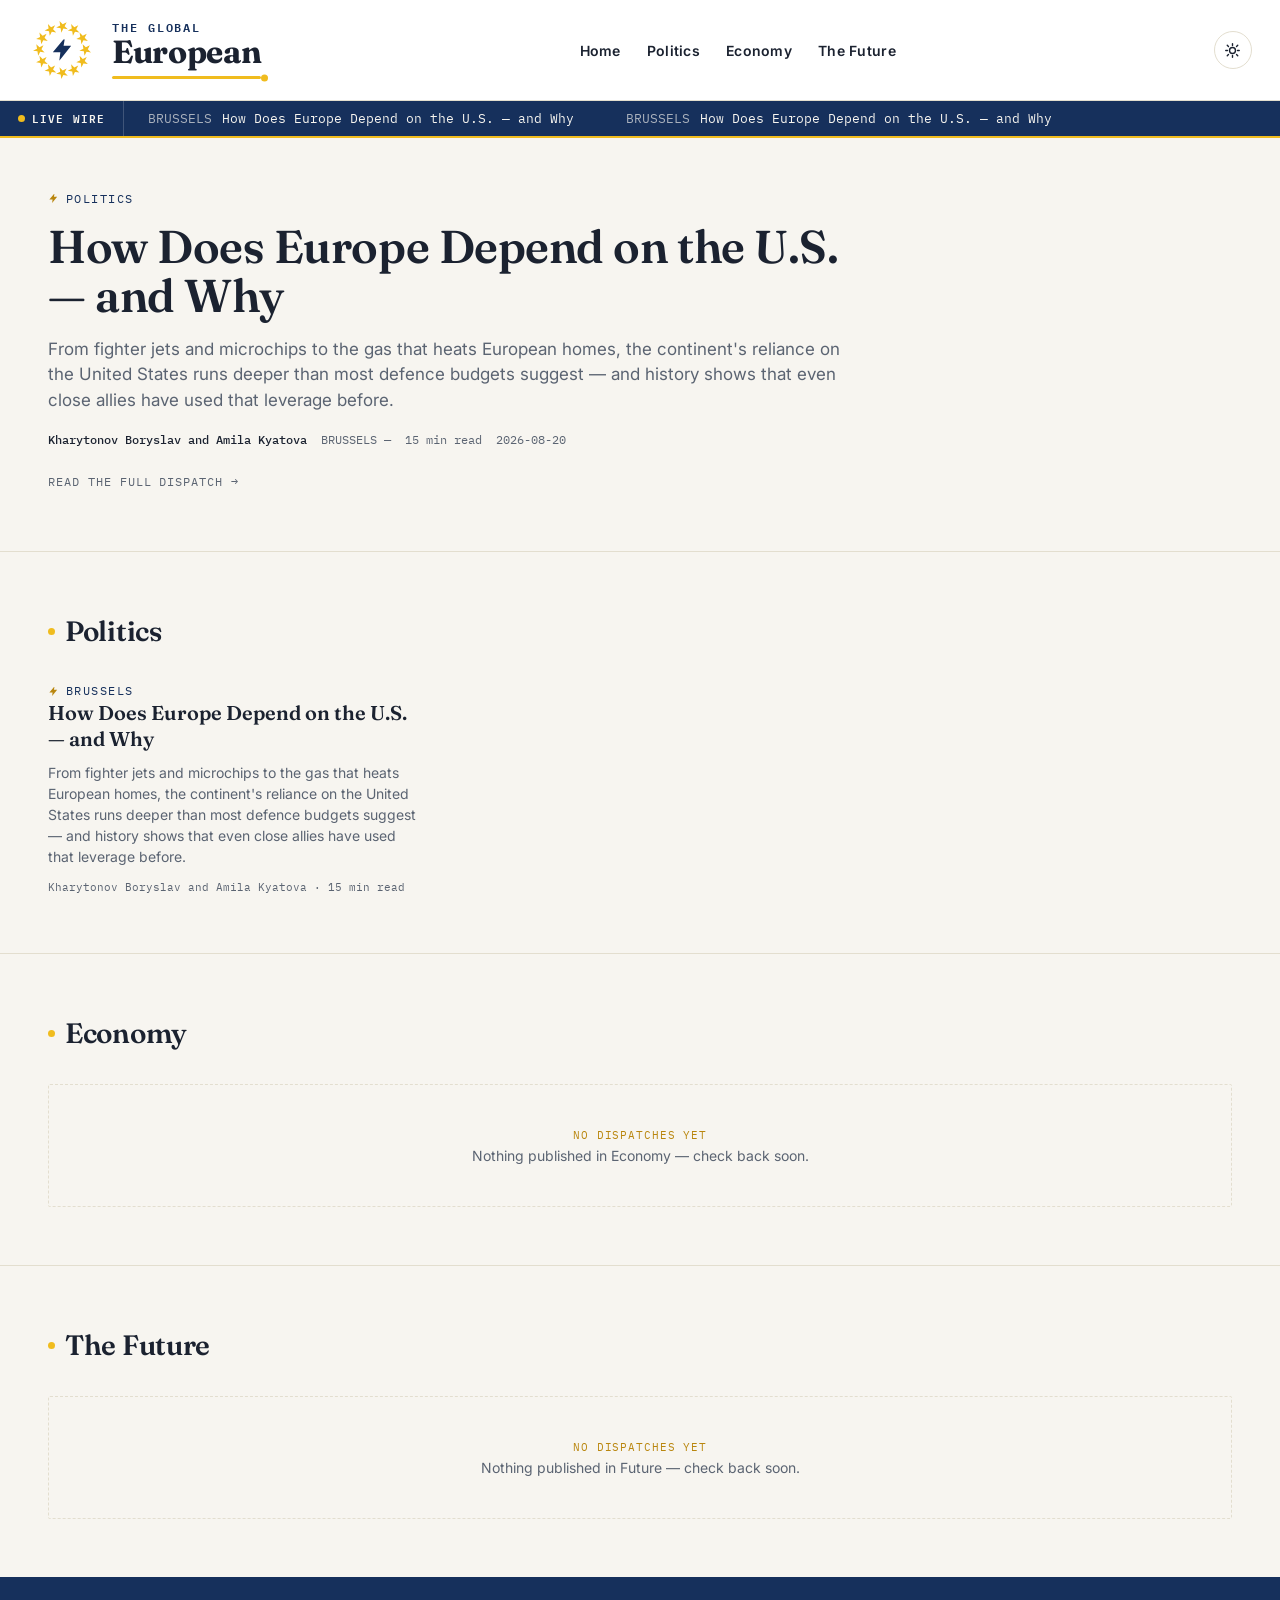
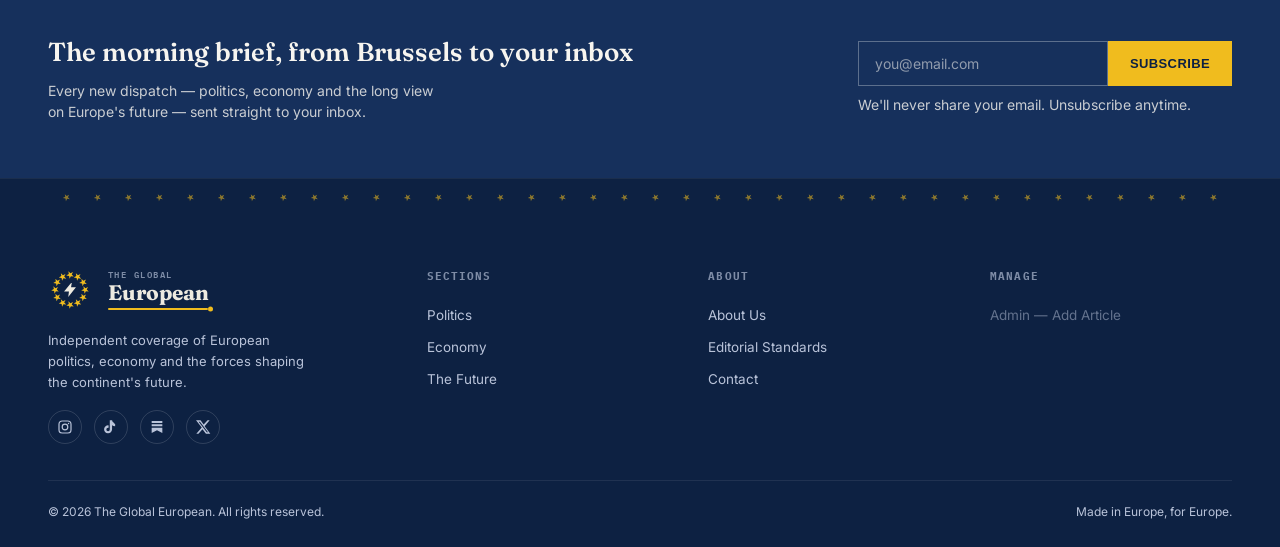
<file: index.html>
<!DOCTYPE html>
<html lang="en" data-theme="light">
<head>
<meta charset="UTF-8">
<meta name="viewport" content="width=device-width, initial-scale=1.0">
<title>The Global European — Europe, Politics, Economy, Future</title>
<link rel="preconnect" href="https://fonts.googleapis.com">
<link rel="preconnect" href="https://fonts.gstatic.com" crossorigin>
<link href="https://fonts.googleapis.com/css2?family=Fraunces:ital,opsz,wght@0,9..144,300;0,9..144,450;0,9..144,600;0,9..144,700;1,9..144,450&family=Inter:wght@400;500;600;700&family=IBM+Plex+Mono:wght@400;500&display=swap" rel="stylesheet">
<link rel="stylesheet" href="styles.css">
<link rel="icon" href="favicon.ico" sizes="any">
<link rel="apple-touch-icon" href="apple-touch-icon.png">
</head>
<body>

<svg width="0" height="0" style="position:absolute;" aria-hidden="true"><symbol id="tge-star" viewBox="0 0 24 24"><polygon points="19.07,4.93 15.77,11.40 20.91,16.54 13.73,15.40 10.44,21.88 9.30,14.70 2.12,13.56 8.60,10.27 7.46,3.09 12.60,8.23"/></symbol></svg>

<svg class="page-watermark" viewBox="0 0 400 200" preserveAspectRatio="xMidYMid slice" aria-hidden="true"><use href="#tge-star" width="24" height="24" opacity="0.73" transform="translate(180.8,41.0) scale(1.069) translate(-12,-12)"/><use href="#tge-star" width="24" height="24" opacity="0.62" transform="translate(266.6,21.9) scale(0.731) translate(-12,-12)"/><use href="#tge-star" width="24" height="24" opacity="0.56" transform="translate(334.6,23.7) scale(0.542) translate(-12,-12)"/><use href="#tge-star" width="24" height="24" opacity="0.55" transform="translate(366.4,45.9) scale(0.500) translate(-12,-12)"/><use href="#tge-star" width="24" height="24" opacity="0.56" transform="translate(353.7,82.6) scale(0.542) translate(-12,-12)"/><use href="#tge-star" width="24" height="24" opacity="0.62" transform="translate(299.8,124.0) scale(0.731) translate(-12,-12)"/><use href="#tge-star" width="24" height="24" opacity="0.73" transform="translate(219.2,159.0) scale(1.069) translate(-12,-12)"/><use href="#tge-star" width="24" height="24" opacity="0.86" transform="translate(133.4,178.1) scale(1.463) translate(-12,-12)"/><use href="#tge-star" width="24" height="24" opacity="0.96" transform="translate(65.4,176.3) scale(1.779) translate(-12,-12)"/><use href="#tge-star" width="24" height="24" opacity="1.00" transform="translate(33.6,154.1) scale(1.900) translate(-12,-12)"/><use href="#tge-star" width="24" height="24" opacity="0.96" transform="translate(46.3,117.4) scale(1.779) translate(-12,-12)"/><use href="#tge-star" width="24" height="24" opacity="0.86" transform="translate(100.2,76.0) scale(1.463) translate(-12,-12)"/></svg>

<header>
  <div class="header-inner">
    <a class="brand" href="index.html"><span class="brand-badge" id="logoHeader"></span></a>
    <nav>
      <div class="nav-links">
        <a href="index.html">Home</a>
        <a href="index.html#politics">Politics</a>
        <a href="index.html#economy">Economy</a>
        <a href="index.html#future">The Future</a>
      </div>
    </nav>
    <div class="header-tools">
      <button class="theme-toggle" id="themeToggle" aria-label="Toggle dark mode">
        <svg class="sun" viewBox="0 0 24 24" fill="none" stroke="currentColor" stroke-width="2" stroke-linecap="round"><circle cx="12" cy="12" r="4.2"/><path d="M12 2.5v2.4M12 19.1v2.4M4.6 4.6l1.7 1.7M17.7 17.7l1.7 1.7M2.5 12h2.4M19.1 12h2.4M4.6 19.4l1.7-1.7M17.7 6.3l1.7-1.7"/></svg>
        <svg class="moon" viewBox="0 0 24 24" fill="currentColor"><path d="M20 14.7A8.5 8.5 0 1 1 9.3 4a7 7 0 0 0 10.7 10.7Z"/></svg>
      </button>
    </div>
  </div>
</header>

<div class="ticker-bar" id="tickerBar" role="marquee" aria-label="Latest headlines">
  <div class="live-tag"><span class="live-dot"></span>Live wire</div>
  <div class="ticker-viewport"><div class="ticker-track" id="tickerTrack"></div></div>
</div>

<main>
  <section class="hero">
    <div class="wrap" id="heroSection"></div>
  </section>
  <section class="section" id="politics">
    <div class="wrap">
      <div class="section-head"><h2><span class="dot"></span>Politics</h2></div>
      <div class="card-grid" id="grid-Politics"></div>
    </div>
  </section>
  <section class="section" id="economy">
    <div class="wrap">
      <div class="section-head"><h2><span class="dot"></span>Economy</h2></div>
      <div class="card-grid" id="grid-Economy"></div>
    </div>
  </section>
  <section class="section" id="future">
    <div class="wrap">
      <div class="section-head"><h2><span class="dot"></span>The Future</h2></div>
      <div class="card-grid" id="grid-Future"></div>
    </div>
  </section>
</main>

<section class="newsletter" id="newsletterSection">
  <div class="wrap newsletter-inner">
    <div>
      <h2>The morning brief, from Brussels to your inbox</h2>
      <p>Every new dispatch — politics, economy and the long view on Europe's future — sent straight to your inbox.</p>
    </div>
    <div class="newsletter-form-wrap">
      <form class="newsletter-form" novalidate onsubmit="return handleNewsletterSubmit(event)" method="POST" target="brevo-subscribe-frame" action="https://e69d258b.sibforms.com/serve/[base64]?isAjax=1">
        <input type="email" id="newsletterEmail" name="EMAIL" placeholder="you@email.com" required>
        <input type="text" name="email_address_check" id="newsletterHoneypot" value="" style="display:none;" tabindex="-1" autocomplete="off" aria-hidden="true">
        <input type="hidden" name="locale" value="en">
        <button type="submit">Subscribe</button>
      </form>
      <iframe name="brevo-subscribe-frame" style="display:none" title="Newsletter subscription"></iframe>
      <p class="newsletter-hint">We'll never share your email. Unsubscribe anytime.</p>
      <p class="newsletter-error" id="newsletterError"></p>
    </div>
  </div>
</section>

<div class="star-ribbon" id="starRibbon" aria-hidden="true"></div>
<footer>
  <div class="wrap">
    <div class="footer-grid">
      <div>
        <div class="footer-brand"><span class="brand-badge" id="logoFooter"></span></div>
        <p class="footer-desc">Independent coverage of European politics, economy and the forces shaping the continent's future.</p>
        <div class="social-links">
          <a href="https://www.instagram.com/theglobaleuropean?igsi=OWJyZGZ6MjlnZWFn&amp;utm_source=qr" target="_blank" rel="noopener noreferrer" aria-label="Instagram"><svg class="ig-icon" viewBox="0 0 24 24" stroke-width="1.8"><rect x="3" y="3" width="18" height="18" rx="5"/><circle cx="12" cy="12" r="4.2"/><circle class="ig-dot" cx="17.3" cy="6.7" r="1.1"/></svg></a>
          <a href="https://www.tiktok.com/@theglobal.european?_r=1&amp;_t=ZN-99GFnD6DvXS" target="_blank" rel="noopener noreferrer" aria-label="TikTok"><svg viewBox="0 0 24 24"><path d="M16.6 5.82a4.28 4.28 0 0 1-3-3.82h-3.4v13.6a2.6 2.6 0 1 1-2.6-2.6c.28 0 .55.04.8.1V9.6a6 6 0 1 0 5.2 5.95V9.4a7.66 7.66 0 0 0 4.6 1.5V7.5a4.26 4.26 0 0 1-1.6-1.68Z"/></svg></a>
          <a href="https://substack.com/@theglobaleuropean" target="_blank" rel="noopener noreferrer" aria-label="Substack"><svg viewBox="0 0 24 24"><path d="M4 3h16v3H4V3Zm0 5h16v3H4V8Zm0 5h16v8l-8-4-8 4v-8Z"/></svg></a>
          <a href="https://x.com/thegleuropean?s=11" target="_blank" rel="noopener noreferrer" aria-label="X (Twitter)"><svg viewBox="0 0 24 24"><path d="M18.9 2H22l-7.6 8.7L23 22h-6.6l-5.2-6.8L5.2 22H2l8.1-9.3L1.5 2h6.8l4.7 6.2L18.9 2Zm-1.2 18h1.8L7.4 4h-2l12.3 16Z"/></svg></a>
        </div>
      </div>
      <div class="footer-col">
        <h4>Sections</h4>
        <a href="index.html#politics">Politics</a>
        <a href="index.html#economy">Economy</a>
        <a href="index.html#future">The Future</a>
      </div>
      <div class="footer-col">
        <h4>About</h4>
        <a href="about.html">About Us</a>
        <a href="#">Editorial Standards</a>
        <a href="contacts.html">Contact</a>
      </div>
      <div class="footer-col">
        <h4>Manage</h4>
        <a href="admin.html" class="admin-link">Admin — Add Article</a>
      </div>
    </div>
    <div class="footer-bottom">
      <span>© 2026 The Global European. All rights reserved.</span>
      <span>Made in Europe, for Europe.</span>
    </div>
  </div>
</footer>

<script src="logo.js"></script>
<script src="articles.js"></script>
<script>
  const root = document.documentElement;
  const savedTheme = localStorage.getItem('tge-theme');
  const prefersDark = window.matchMedia('(prefers-color-scheme: dark)').matches;
  root.setAttribute('data-theme', savedTheme || (prefersDark ? 'dark' : 'light'));
  document.getElementById('themeToggle').addEventListener('click', () => {
    const next = root.getAttribute('data-theme') === 'dark' ? 'light' : 'dark';
    root.setAttribute('data-theme', next);
    localStorage.setItem('tge-theme', next);
  });
  document.getElementById('logoHeader').innerHTML = LOGO_MARK_HTML;
  document.getElementById('logoFooter').innerHTML = LOGO_MARK_HTML;

  function handleNewsletterSubmit(e){
    const form = e.target;
    const input = document.getElementById('newsletterEmail');
    const errorEl = document.getElementById('newsletterError');
    if(!input.checkValidity()){
      e.preventDefault();
      errorEl.textContent = input.value.trim() ? 'Please enter a valid email address.' : 'Please enter your email address.';
      errorEl.classList.add('show');
      input.focus();
      return false;
    }
    errorEl.classList.remove('show');
    const honeypot = document.getElementById('newsletterHoneypot');
    if(honeypot) honeypot.value = '';
    form.querySelector('button').textContent = 'Check your inbox →';
    input.disabled = true;
    return true;
  }

  function esc(s){ return (s||'').replace(/[&<>"']/g, c => ({'&':'&amp;','<':'&lt;','>':'&gt;','"':'&quot;',"'":'&#39;'}[c])); }
  const boltSvg = '<svg class="bolt" viewBox="0 0 24 24"><path d="M13 2 3 14h7l-1 8 11-14h-7l1-6Z"/></svg>';
  const CATEGORIES = ['Politics','Economy','Future'];

  function renderHero(article){
    const hero = document.getElementById('heroSection');
    if(!article){
      hero.innerHTML = `<div class="empty-state" style="border:none; text-align:left; padding:0;">
        <span>No dispatches yet</span>
        <p style="margin-top:8px; font-size:16px;">Head to the <a href="admin.html" style="text-decoration:underline; text-decoration-color:var(--gold);">admin page</a> to publish the first one.</p>
      </div>`;
      return;
    }
    hero.innerHTML = `
      <div class="hero-grid">
        <span class="eyebrow">${boltSvg}${esc(article.category)}</span>
        <h1><a href="articles/${article.id}.html">${esc(article.title)}</a></h1>
        <p class="dek">${esc(article.dek)}</p>
        <div class="byline"><b>${esc(article.byline)}</b><span>${esc(article.dateline)} —</span><span>${esc(article.readTime)}</span><span>${esc(article.date)}</span></div>
        <a class="back-link" style="margin-top:0;" href="articles/${article.id}.html">Read the full dispatch →</a>
      </div>`;
  }

  function renderCard(article){
    return `<article class="card">
      <span class="eyebrow">${boltSvg}${esc(article.dateline)}</span>
      <h3><a href="articles/${article.id}.html">${esc(article.title)}</a></h3>
      <p>${esc(article.dek)}</p>
      <div class="byline">${esc(article.byline)} · ${esc(article.readTime)}</div>
    </article>`;
  }
  function emptyStateFor(category){
    return `<div class="empty-state"><span>No dispatches yet</span><p>Nothing published in ${category} — check back soon.</p></div>`;
  }

  function renderStarRibbon(){
    const el = document.getElementById('starRibbon');
    if(!el) return;
    const count = Math.max(18, Math.ceil(window.innerWidth / 34));
    let icons = '';
    for(let i = 0; i < count; i++){ icons += '<svg class="tge-star-icon"><use href="#tge-star"/></svg>'; }
    el.innerHTML = icons;
  }
  window.addEventListener('resize', () => { clearTimeout(window._tgeStarTO); window._tgeStarTO = setTimeout(renderStarRibbon, 150); });
  renderStarRibbon();

  (function(){
    const articles = (typeof ARTICLES_DATA !== 'undefined' ? ARTICLES_DATA : []).slice();
    articles.sort((a,b) => new Date(b.date) - new Date(a.date));
    const featured = articles.find(a => a.featured) || articles[0];
    renderHero(featured);
    CATEGORIES.forEach(cat => {
      const grid = document.getElementById('grid-' + cat);
      const items = articles.filter(a => a.category === cat);
      grid.innerHTML = items.length ? items.map(renderCard).join('') : emptyStateFor(cat);
    });
    const track = document.getElementById('tickerTrack');
    const items = articles.map(a => `<a class="ticker-item" href="articles/${a.id}.html"><span class="t-time">${esc(a.dateline)}</span><span>${esc(a.title)}</span></a>`).join('');
    track.innerHTML = items ? (items + items) : `<span class="ticker-item">No dispatches yet — publish one from the admin page</span>`;
  })();
</script>

</body>
</html>
</file>
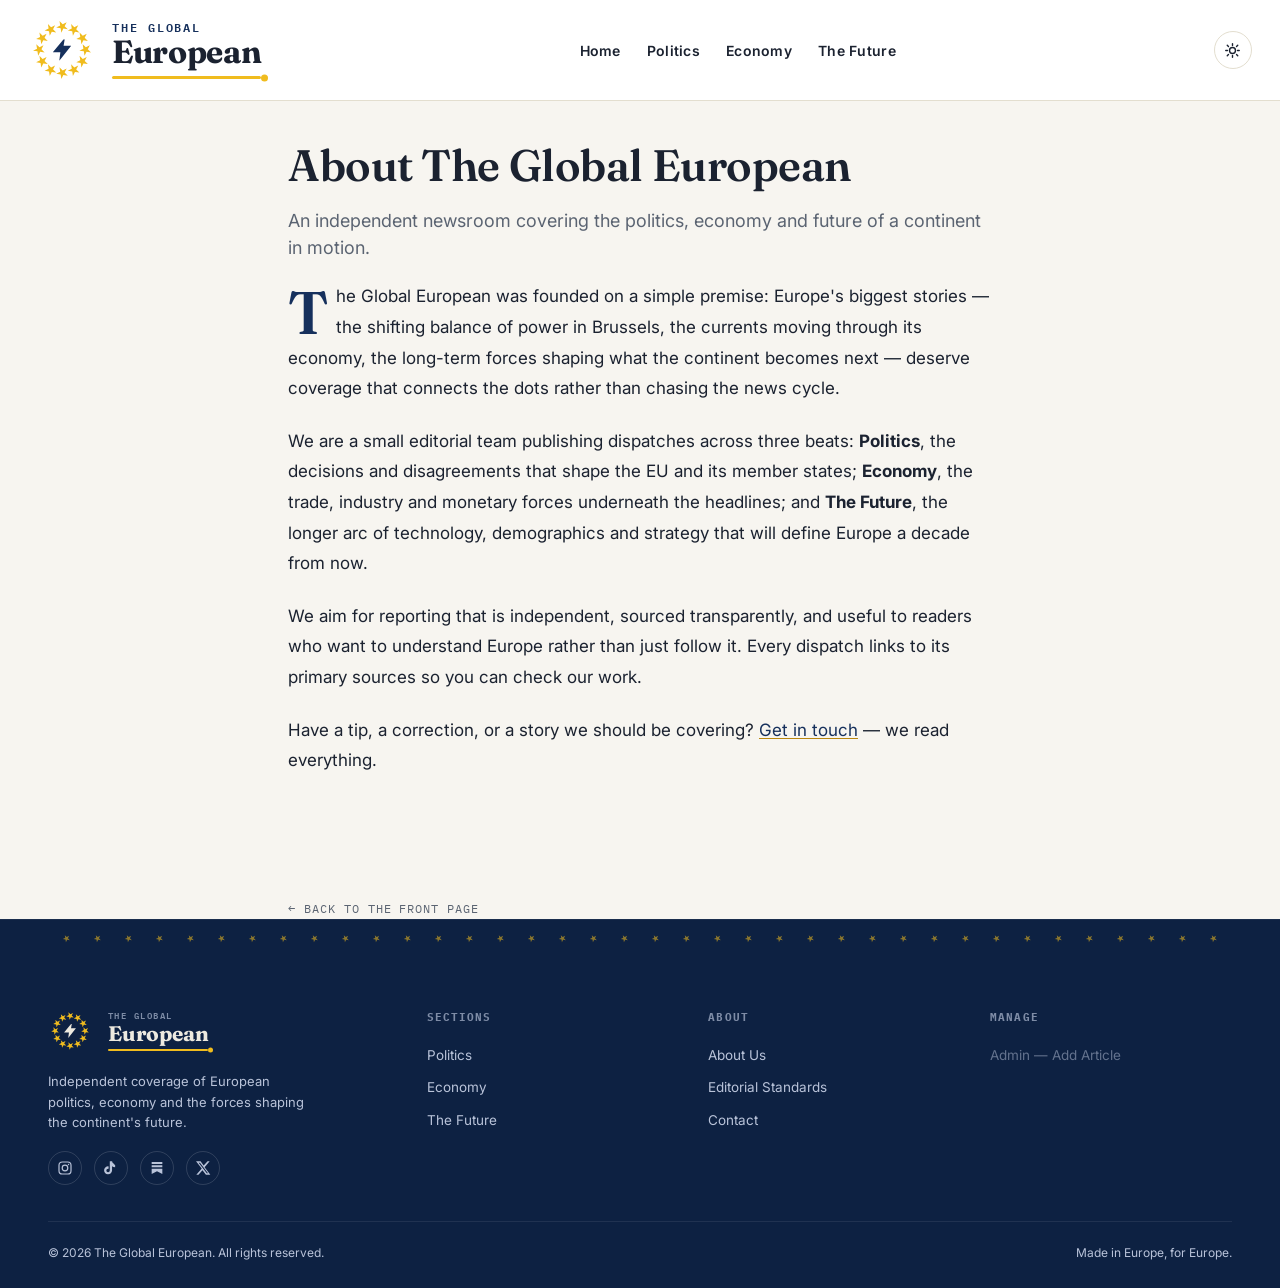
<file: about.html>
<!DOCTYPE html>
<html lang="en" data-theme="light">
<head>
<meta charset="UTF-8">
<meta name="viewport" content="width=device-width, initial-scale=1.0">
<title>About Us — The Global European</title>
<link rel="preconnect" href="https://fonts.googleapis.com">
<link rel="preconnect" href="https://fonts.gstatic.com" crossorigin>
<link href="https://fonts.googleapis.com/css2?family=Fraunces:ital,opsz,wght@0,9..144,300;0,9..144,450;0,9..144,600;0,9..144,700;1,9..144,450&family=Inter:wght@400;500;600;700&family=IBM+Plex+Mono:wght@400;500&display=swap" rel="stylesheet">
<link rel="stylesheet" href="styles.css">
<link rel="icon" href="favicon.ico" sizes="any">
<link rel="apple-touch-icon" href="apple-touch-icon.png">
</head>
<body>

<svg width="0" height="0" style="position:absolute;" aria-hidden="true"><symbol id="tge-star" viewBox="0 0 24 24"><polygon points="19.07,4.93 15.77,11.40 20.91,16.54 13.73,15.40 10.44,21.88 9.30,14.70 2.12,13.56 8.60,10.27 7.46,3.09 12.60,8.23"/></symbol></svg>

<svg class="page-watermark" viewBox="0 0 400 200" preserveAspectRatio="xMidYMid slice" aria-hidden="true"><use href="#tge-star" width="24" height="24" opacity="0.73" transform="translate(180.8,41.0) scale(1.069) translate(-12,-12)"/><use href="#tge-star" width="24" height="24" opacity="0.62" transform="translate(266.6,21.9) scale(0.731) translate(-12,-12)"/><use href="#tge-star" width="24" height="24" opacity="0.56" transform="translate(334.6,23.7) scale(0.542) translate(-12,-12)"/><use href="#tge-star" width="24" height="24" opacity="0.55" transform="translate(366.4,45.9) scale(0.500) translate(-12,-12)"/><use href="#tge-star" width="24" height="24" opacity="0.56" transform="translate(353.7,82.6) scale(0.542) translate(-12,-12)"/><use href="#tge-star" width="24" height="24" opacity="0.62" transform="translate(299.8,124.0) scale(0.731) translate(-12,-12)"/><use href="#tge-star" width="24" height="24" opacity="0.73" transform="translate(219.2,159.0) scale(1.069) translate(-12,-12)"/><use href="#tge-star" width="24" height="24" opacity="0.86" transform="translate(133.4,178.1) scale(1.463) translate(-12,-12)"/><use href="#tge-star" width="24" height="24" opacity="0.96" transform="translate(65.4,176.3) scale(1.779) translate(-12,-12)"/><use href="#tge-star" width="24" height="24" opacity="1.00" transform="translate(33.6,154.1) scale(1.900) translate(-12,-12)"/><use href="#tge-star" width="24" height="24" opacity="0.96" transform="translate(46.3,117.4) scale(1.779) translate(-12,-12)"/><use href="#tge-star" width="24" height="24" opacity="0.86" transform="translate(100.2,76.0) scale(1.463) translate(-12,-12)"/></svg>

<header>
  <div class="header-inner">
    <a class="brand" href="index.html"><span class="brand-badge" id="logoHeader"></span></a>
    <nav>
      <div class="nav-links">
        <a href="index.html">Home</a>
        <a href="index.html#politics">Politics</a>
        <a href="index.html#economy">Economy</a>
        <a href="index.html#future">The Future</a>
      </div>
    </nav>
    <div class="header-tools">
      <button class="theme-toggle" id="themeToggle" aria-label="Toggle dark mode">
        <svg class="sun" viewBox="0 0 24 24" fill="none" stroke="currentColor" stroke-width="2" stroke-linecap="round"><circle cx="12" cy="12" r="4.2"/><path d="M12 2.5v2.4M12 19.1v2.4M4.6 4.6l1.7 1.7M17.7 17.7l1.7 1.7M2.5 12h2.4M19.1 12h2.4M4.6 19.4l1.7-1.7M17.7 6.3l1.7-1.7"/></svg>
        <svg class="moon" viewBox="0 0 24 24" fill="currentColor"><path d="M20 14.7A8.5 8.5 0 1 1 9.3 4a7 7 0 0 0 10.7 10.7Z"/></svg>
      </button>
    </div>
  </div>
</header>

<main class="wrap-narrow">
  <h1 class="article-h1" style="margin-top:40px;">About The Global European</h1>
  <p class="article-dek">An independent newsroom covering the politics, economy and future of a continent in motion.</p>
  <div class="article-body">
    <p>The Global European was founded on a simple premise: Europe's biggest stories — the shifting balance of power in Brussels, the currents moving through its economy, the long-term forces shaping what the continent becomes next — deserve coverage that connects the dots rather than chasing the news cycle.</p>
    <p>We are a small editorial team publishing dispatches across three beats: <b>Politics</b>, the decisions and disagreements that shape the EU and its member states; <b>Economy</b>, the trade, industry and monetary forces underneath the headlines; and <b>The Future</b>, the longer arc of technology, demographics and strategy that will define Europe a decade from now.</p>
    <p>We aim for reporting that is independent, sourced transparently, and useful to readers who want to understand Europe rather than just follow it. Every dispatch links to its primary sources so you can check our work.</p>
    <p>Have a tip, a correction, or a story we should be covering? <a href="contacts.html">Get in touch</a> — we read everything.</p>
  </div>
  <a class="back-link" href="index.html">← Back to the front page</a>
</main>

<div class="star-ribbon" id="starRibbon" aria-hidden="true"></div>
<footer>
  <div class="wrap">
    <div class="footer-grid">
      <div>
        <div class="footer-brand"><span class="brand-badge" id="logoFooter"></span></div>
        <p class="footer-desc">Independent coverage of European politics, economy and the forces shaping the continent's future.</p>
        <div class="social-links">
          <a href="https://www.instagram.com/theglobaleuropean?igsi=OWJyZGZ6MjlnZWFn&amp;utm_source=qr" target="_blank" rel="noopener noreferrer" aria-label="Instagram"><svg class="ig-icon" viewBox="0 0 24 24" stroke-width="1.8"><rect x="3" y="3" width="18" height="18" rx="5"/><circle cx="12" cy="12" r="4.2"/><circle class="ig-dot" cx="17.3" cy="6.7" r="1.1"/></svg></a>
          <a href="https://www.tiktok.com/@theglobal.european?_r=1&amp;_t=ZN-99GFnD6DvXS" target="_blank" rel="noopener noreferrer" aria-label="TikTok"><svg viewBox="0 0 24 24"><path d="M16.6 5.82a4.28 4.28 0 0 1-3-3.82h-3.4v13.6a2.6 2.6 0 1 1-2.6-2.6c.28 0 .55.04.8.1V9.6a6 6 0 1 0 5.2 5.95V9.4a7.66 7.66 0 0 0 4.6 1.5V7.5a4.26 4.26 0 0 1-1.6-1.68Z"/></svg></a>
          <a href="https://substack.com/@theglobaleuropean" target="_blank" rel="noopener noreferrer" aria-label="Substack"><svg viewBox="0 0 24 24"><path d="M4 3h16v3H4V3Zm0 5h16v3H4V8Zm0 5h16v8l-8-4-8 4v-8Z"/></svg></a>
          <a href="https://x.com/thegleuropean?s=11" target="_blank" rel="noopener noreferrer" aria-label="X (Twitter)"><svg viewBox="0 0 24 24"><path d="M18.9 2H22l-7.6 8.7L23 22h-6.6l-5.2-6.8L5.2 22H2l8.1-9.3L1.5 2h6.8l4.7 6.2L18.9 2Zm-1.2 18h1.8L7.4 4h-2l12.3 16Z"/></svg></a>
        </div>
      </div>
      <div class="footer-col">
        <h4>Sections</h4>
        <a href="index.html#politics">Politics</a>
        <a href="index.html#economy">Economy</a>
        <a href="index.html#future">The Future</a>
      </div>
      <div class="footer-col">
        <h4>About</h4>
        <a href="about.html">About Us</a>
        <a href="#">Editorial Standards</a>
        <a href="contacts.html">Contact</a>
      </div>
      <div class="footer-col">
        <h4>Manage</h4>
        <a href="admin.html" class="admin-link">Admin — Add Article</a>
      </div>
    </div>
    <div class="footer-bottom">
      <span>© 2026 The Global European. All rights reserved.</span>
      <span>Made in Europe, for Europe.</span>
    </div>
  </div>
</footer>

<script src="logo.js"></script>
<script>
  const root = document.documentElement;
  const savedTheme = localStorage.getItem('tge-theme');
  const prefersDark = window.matchMedia('(prefers-color-scheme: dark)').matches;
  root.setAttribute('data-theme', savedTheme || (prefersDark ? 'dark' : 'light'));
  document.getElementById('themeToggle').addEventListener('click', () => {
    const next = root.getAttribute('data-theme') === 'dark' ? 'light' : 'dark';
    root.setAttribute('data-theme', next);
    localStorage.setItem('tge-theme', next);
  });
  document.getElementById('logoHeader').innerHTML = LOGO_MARK_HTML;
  document.getElementById('logoFooter').innerHTML = LOGO_MARK_HTML;

  function renderStarRibbon(){
    const el = document.getElementById('starRibbon');
    if(!el) return;
    const count = Math.max(18, Math.ceil(window.innerWidth / 34));
    let icons = '';
    for(let i = 0; i < count; i++){ icons += '<svg class="tge-star-icon"><use href="#tge-star"/></svg>'; }
    el.innerHTML = icons;
  }
  window.addEventListener('resize', () => { clearTimeout(window._tgeStarTO); window._tgeStarTO = setTimeout(renderStarRibbon, 150); });
  renderStarRibbon();
</script>

</body>
</html>
</file>
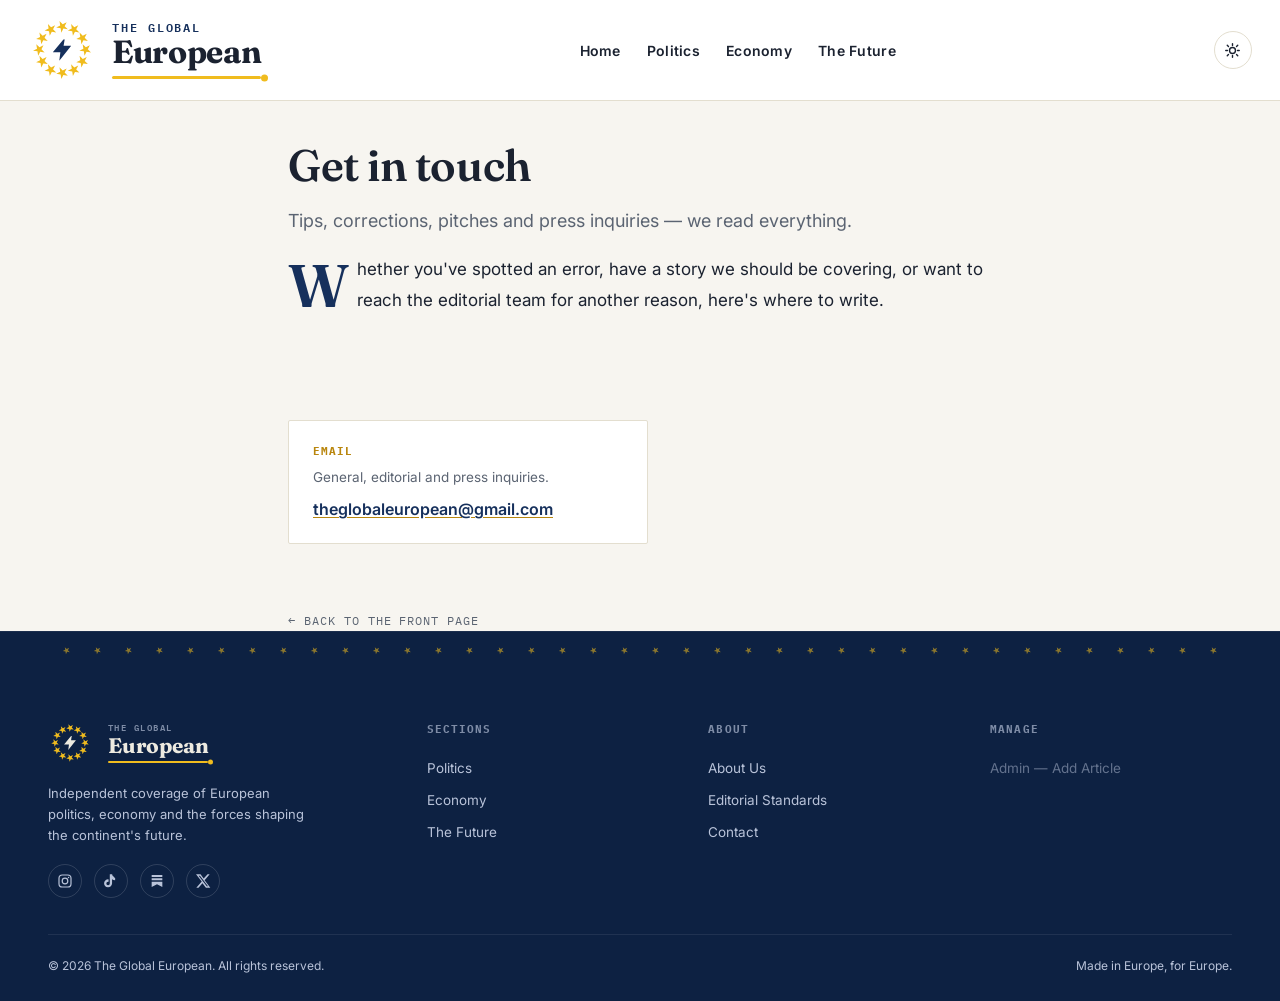
<file: contacts.html>
<!DOCTYPE html>
<html lang="en" data-theme="light">
<head>
<meta charset="UTF-8">
<meta name="viewport" content="width=device-width, initial-scale=1.0">
<title>Contact — The Global European</title>
<link rel="preconnect" href="https://fonts.googleapis.com">
<link rel="preconnect" href="https://fonts.gstatic.com" crossorigin>
<link href="https://fonts.googleapis.com/css2?family=Fraunces:ital,opsz,wght@0,9..144,300;0,9..144,450;0,9..144,600;0,9..144,700;1,9..144,450&family=Inter:wght@400;500;600;700&family=IBM+Plex+Mono:wght@400;500&display=swap" rel="stylesheet">
<link rel="stylesheet" href="styles.css">
<link rel="icon" href="favicon.ico" sizes="any">
<link rel="apple-touch-icon" href="apple-touch-icon.png">
</head>
<body>

<svg width="0" height="0" style="position:absolute;" aria-hidden="true"><symbol id="tge-star" viewBox="0 0 24 24"><polygon points="19.07,4.93 15.77,11.40 20.91,16.54 13.73,15.40 10.44,21.88 9.30,14.70 2.12,13.56 8.60,10.27 7.46,3.09 12.60,8.23"/></symbol></svg>

<svg class="page-watermark" viewBox="0 0 400 200" preserveAspectRatio="xMidYMid slice" aria-hidden="true"><use href="#tge-star" width="24" height="24" opacity="0.73" transform="translate(180.8,41.0) scale(1.069) translate(-12,-12)"/><use href="#tge-star" width="24" height="24" opacity="0.62" transform="translate(266.6,21.9) scale(0.731) translate(-12,-12)"/><use href="#tge-star" width="24" height="24" opacity="0.56" transform="translate(334.6,23.7) scale(0.542) translate(-12,-12)"/><use href="#tge-star" width="24" height="24" opacity="0.55" transform="translate(366.4,45.9) scale(0.500) translate(-12,-12)"/><use href="#tge-star" width="24" height="24" opacity="0.56" transform="translate(353.7,82.6) scale(0.542) translate(-12,-12)"/><use href="#tge-star" width="24" height="24" opacity="0.62" transform="translate(299.8,124.0) scale(0.731) translate(-12,-12)"/><use href="#tge-star" width="24" height="24" opacity="0.73" transform="translate(219.2,159.0) scale(1.069) translate(-12,-12)"/><use href="#tge-star" width="24" height="24" opacity="0.86" transform="translate(133.4,178.1) scale(1.463) translate(-12,-12)"/><use href="#tge-star" width="24" height="24" opacity="0.96" transform="translate(65.4,176.3) scale(1.779) translate(-12,-12)"/><use href="#tge-star" width="24" height="24" opacity="1.00" transform="translate(33.6,154.1) scale(1.900) translate(-12,-12)"/><use href="#tge-star" width="24" height="24" opacity="0.96" transform="translate(46.3,117.4) scale(1.779) translate(-12,-12)"/><use href="#tge-star" width="24" height="24" opacity="0.86" transform="translate(100.2,76.0) scale(1.463) translate(-12,-12)"/></svg>

<header>
  <div class="header-inner">
    <a class="brand" href="index.html"><span class="brand-badge" id="logoHeader"></span></a>
    <nav>
      <div class="nav-links">
        <a href="index.html">Home</a>
        <a href="index.html#politics">Politics</a>
        <a href="index.html#economy">Economy</a>
        <a href="index.html#future">The Future</a>
      </div>
    </nav>
    <div class="header-tools">
      <button class="theme-toggle" id="themeToggle" aria-label="Toggle dark mode">
        <svg class="sun" viewBox="0 0 24 24" fill="none" stroke="currentColor" stroke-width="2" stroke-linecap="round"><circle cx="12" cy="12" r="4.2"/><path d="M12 2.5v2.4M12 19.1v2.4M4.6 4.6l1.7 1.7M17.7 17.7l1.7 1.7M2.5 12h2.4M19.1 12h2.4M4.6 19.4l1.7-1.7M17.7 6.3l1.7-1.7"/></svg>
        <svg class="moon" viewBox="0 0 24 24" fill="currentColor"><path d="M20 14.7A8.5 8.5 0 1 1 9.3 4a7 7 0 0 0 10.7 10.7Z"/></svg>
      </button>
    </div>
  </div>
</header>

<main class="wrap-narrow">
  <h1 class="article-h1" style="margin-top:40px;">Get in touch</h1>
  <p class="article-dek">Tips, corrections, pitches and press inquiries — we read everything.</p>
  <div class="article-body">
    <p>Whether you've spotted an error, have a story we should be covering, or want to reach the editorial team for another reason, here's where to write.</p>
  </div>
  <div class="contact-grid">
    <div class="contact-card">
      <h4>Email</h4>
      <p>General, editorial and press inquiries.</p>
      <a href="mailto:theglobaleuropean@gmail.com">theglobaleuropean@gmail.com</a>
    </div>
  </div>
  <a class="back-link" href="index.html">← Back to the front page</a>
</main>

<div class="star-ribbon" id="starRibbon" aria-hidden="true"></div>
<footer>
  <div class="wrap">
    <div class="footer-grid">
      <div>
        <div class="footer-brand"><span class="brand-badge" id="logoFooter"></span></div>
        <p class="footer-desc">Independent coverage of European politics, economy and the forces shaping the continent's future.</p>
        <div class="social-links">
          <a href="https://www.instagram.com/theglobaleuropean?igsi=OWJyZGZ6MjlnZWFn&amp;utm_source=qr" target="_blank" rel="noopener noreferrer" aria-label="Instagram"><svg class="ig-icon" viewBox="0 0 24 24" stroke-width="1.8"><rect x="3" y="3" width="18" height="18" rx="5"/><circle cx="12" cy="12" r="4.2"/><circle class="ig-dot" cx="17.3" cy="6.7" r="1.1"/></svg></a>
          <a href="https://www.tiktok.com/@theglobal.european?_r=1&amp;_t=ZN-99GFnD6DvXS" target="_blank" rel="noopener noreferrer" aria-label="TikTok"><svg viewBox="0 0 24 24"><path d="M16.6 5.82a4.28 4.28 0 0 1-3-3.82h-3.4v13.6a2.6 2.6 0 1 1-2.6-2.6c.28 0 .55.04.8.1V9.6a6 6 0 1 0 5.2 5.95V9.4a7.66 7.66 0 0 0 4.6 1.5V7.5a4.26 4.26 0 0 1-1.6-1.68Z"/></svg></a>
          <a href="https://substack.com/@theglobaleuropean" target="_blank" rel="noopener noreferrer" aria-label="Substack"><svg viewBox="0 0 24 24"><path d="M4 3h16v3H4V3Zm0 5h16v3H4V8Zm0 5h16v8l-8-4-8 4v-8Z"/></svg></a>
          <a href="https://x.com/thegleuropean?s=11" target="_blank" rel="noopener noreferrer" aria-label="X (Twitter)"><svg viewBox="0 0 24 24"><path d="M18.9 2H22l-7.6 8.7L23 22h-6.6l-5.2-6.8L5.2 22H2l8.1-9.3L1.5 2h6.8l4.7 6.2L18.9 2Zm-1.2 18h1.8L7.4 4h-2l12.3 16Z"/></svg></a>
        </div>
      </div>
      <div class="footer-col">
        <h4>Sections</h4>
        <a href="index.html#politics">Politics</a>
        <a href="index.html#economy">Economy</a>
        <a href="index.html#future">The Future</a>
      </div>
      <div class="footer-col">
        <h4>About</h4>
        <a href="about.html">About Us</a>
        <a href="#">Editorial Standards</a>
        <a href="contacts.html">Contact</a>
      </div>
      <div class="footer-col">
        <h4>Manage</h4>
        <a href="admin.html" class="admin-link">Admin — Add Article</a>
      </div>
    </div>
    <div class="footer-bottom">
      <span>© 2026 The Global European. All rights reserved.</span>
      <span>Made in Europe, for Europe.</span>
    </div>
  </div>
</footer>

<script src="logo.js"></script>
<script>
  const root = document.documentElement;
  const savedTheme = localStorage.getItem('tge-theme');
  const prefersDark = window.matchMedia('(prefers-color-scheme: dark)').matches;
  root.setAttribute('data-theme', savedTheme || (prefersDark ? 'dark' : 'light'));
  document.getElementById('themeToggle').addEventListener('click', () => {
    const next = root.getAttribute('data-theme') === 'dark' ? 'light' : 'dark';
    root.setAttribute('data-theme', next);
    localStorage.setItem('tge-theme', next);
  });
  document.getElementById('logoHeader').innerHTML = LOGO_MARK_HTML;
  document.getElementById('logoFooter').innerHTML = LOGO_MARK_HTML;

  function renderStarRibbon(){
    const el = document.getElementById('starRibbon');
    if(!el) return;
    const count = Math.max(18, Math.ceil(window.innerWidth / 34));
    let icons = '';
    for(let i = 0; i < count; i++){ icons += '<svg class="tge-star-icon"><use href="#tge-star"/></svg>'; }
    el.innerHTML = icons;
  }
  window.addEventListener('resize', () => { clearTimeout(window._tgeStarTO); window._tgeStarTO = setTimeout(renderStarRibbon, 150); });
  renderStarRibbon();
</script>

</body>
</html>
</file>
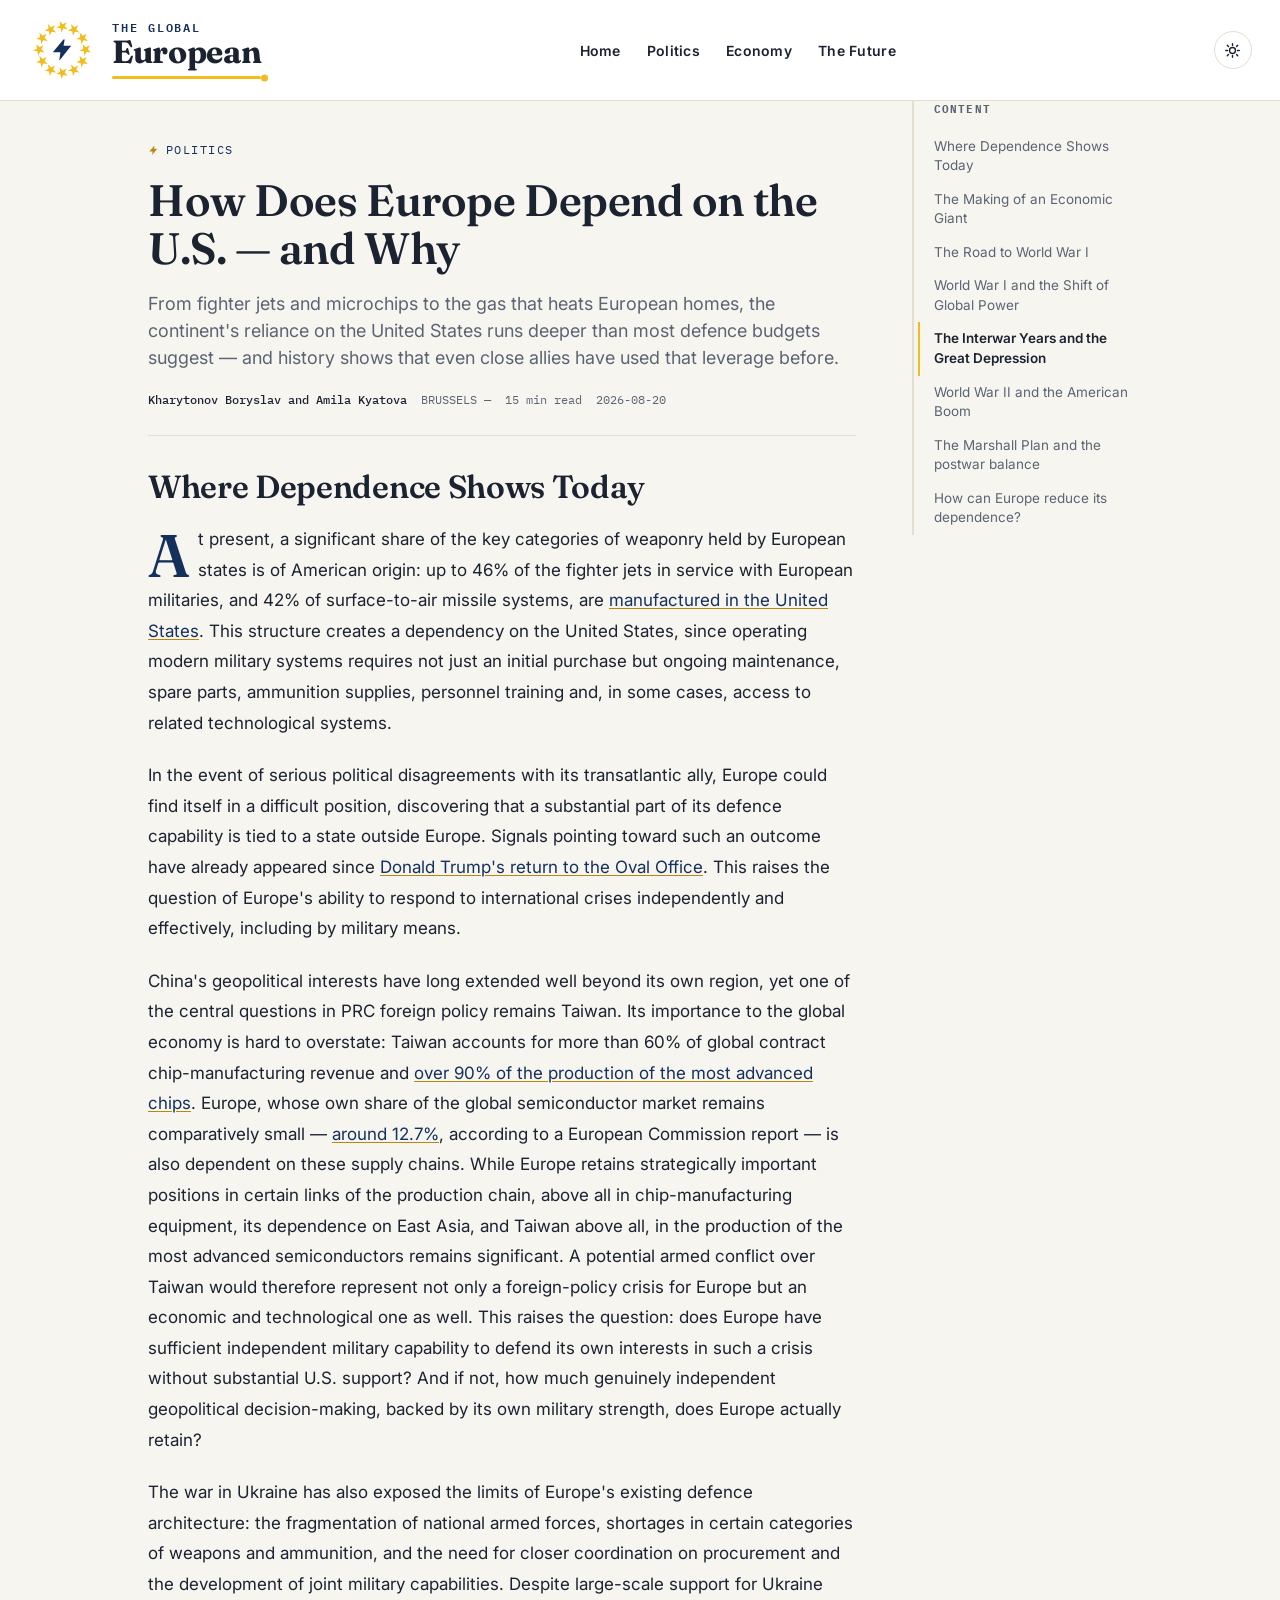
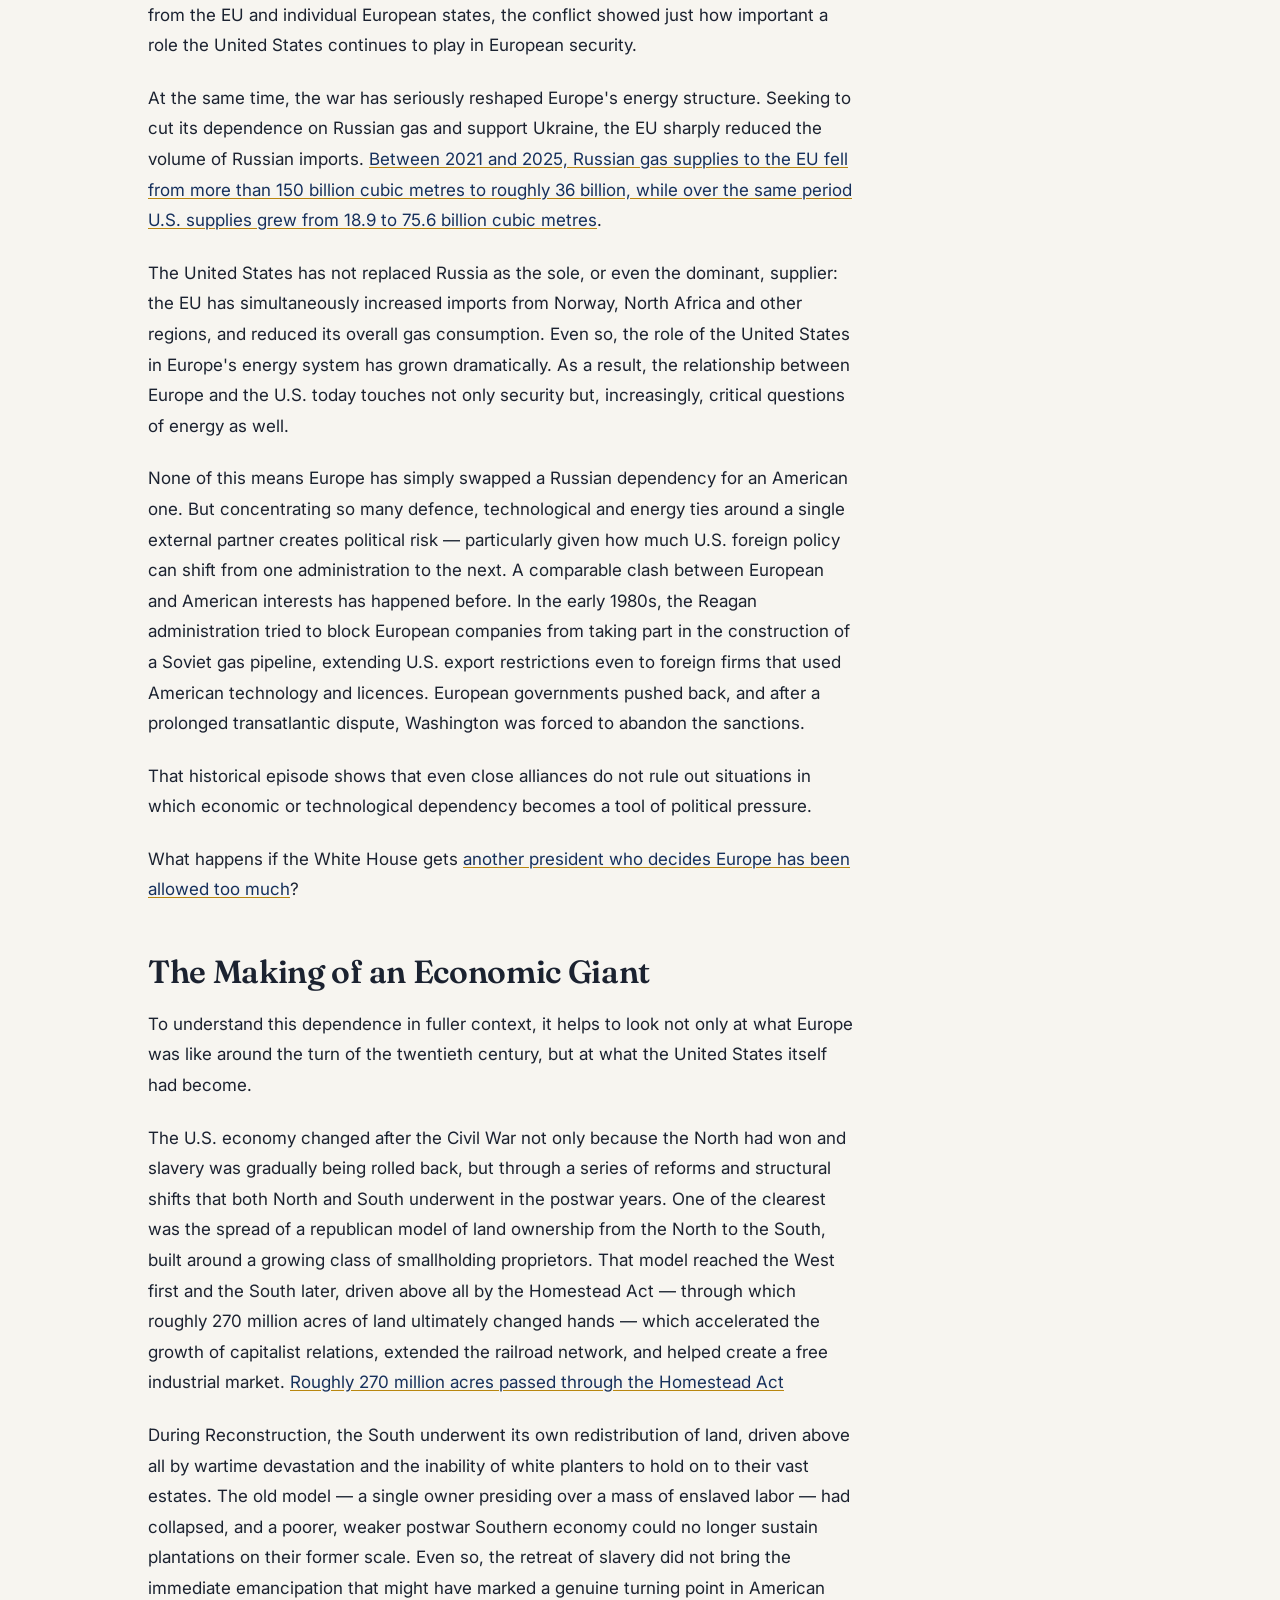
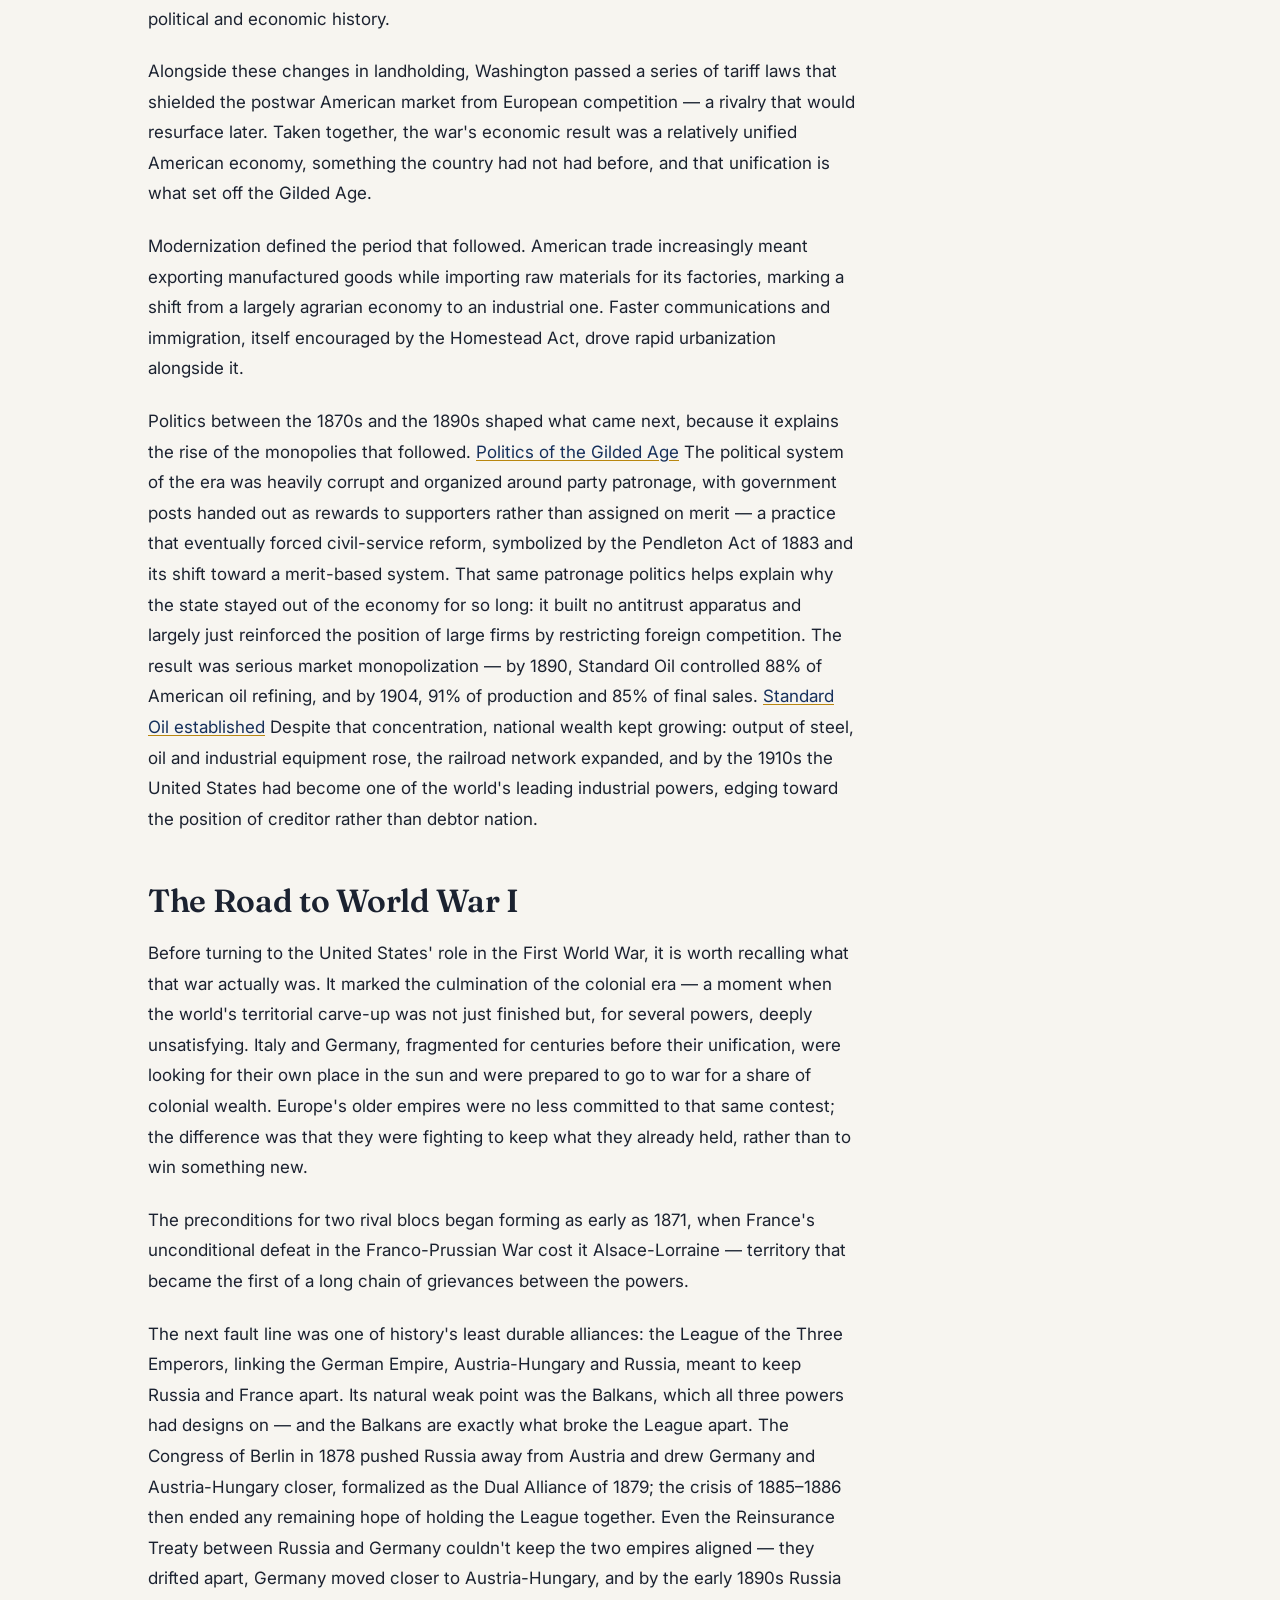
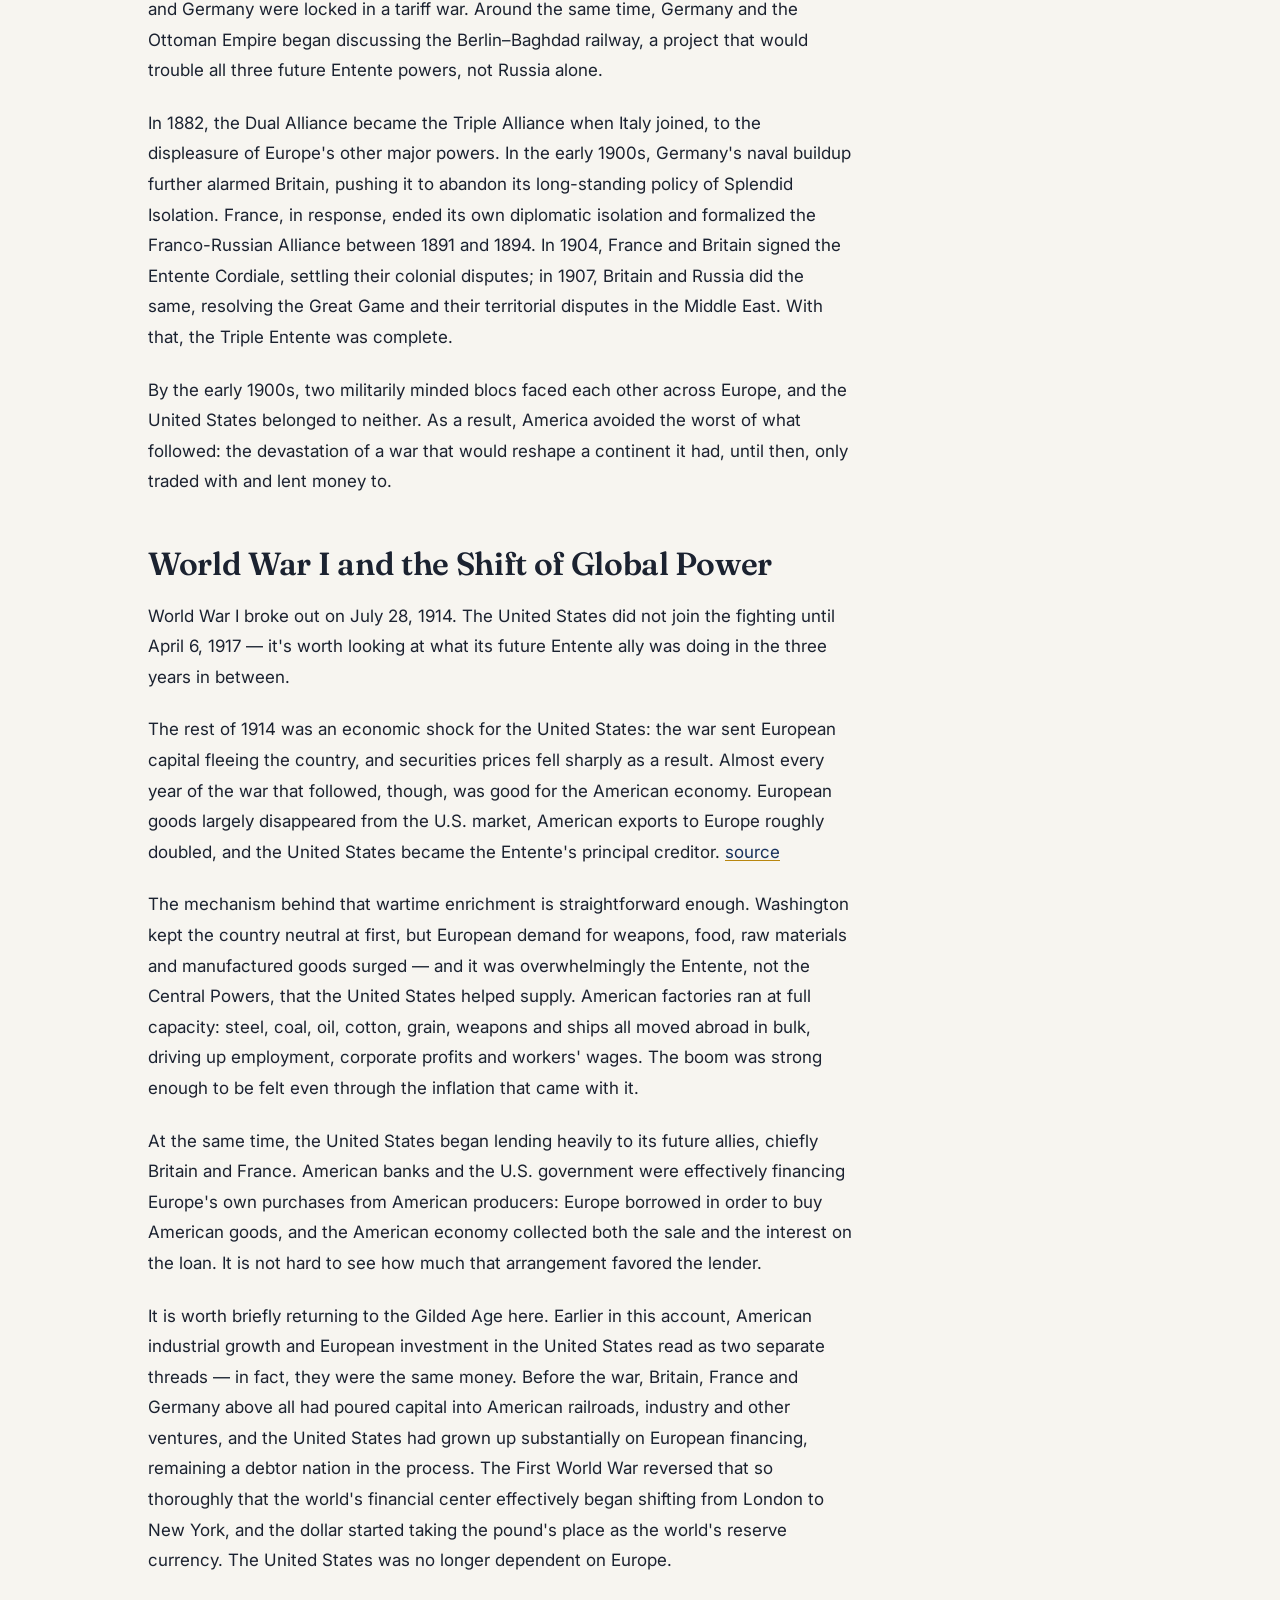
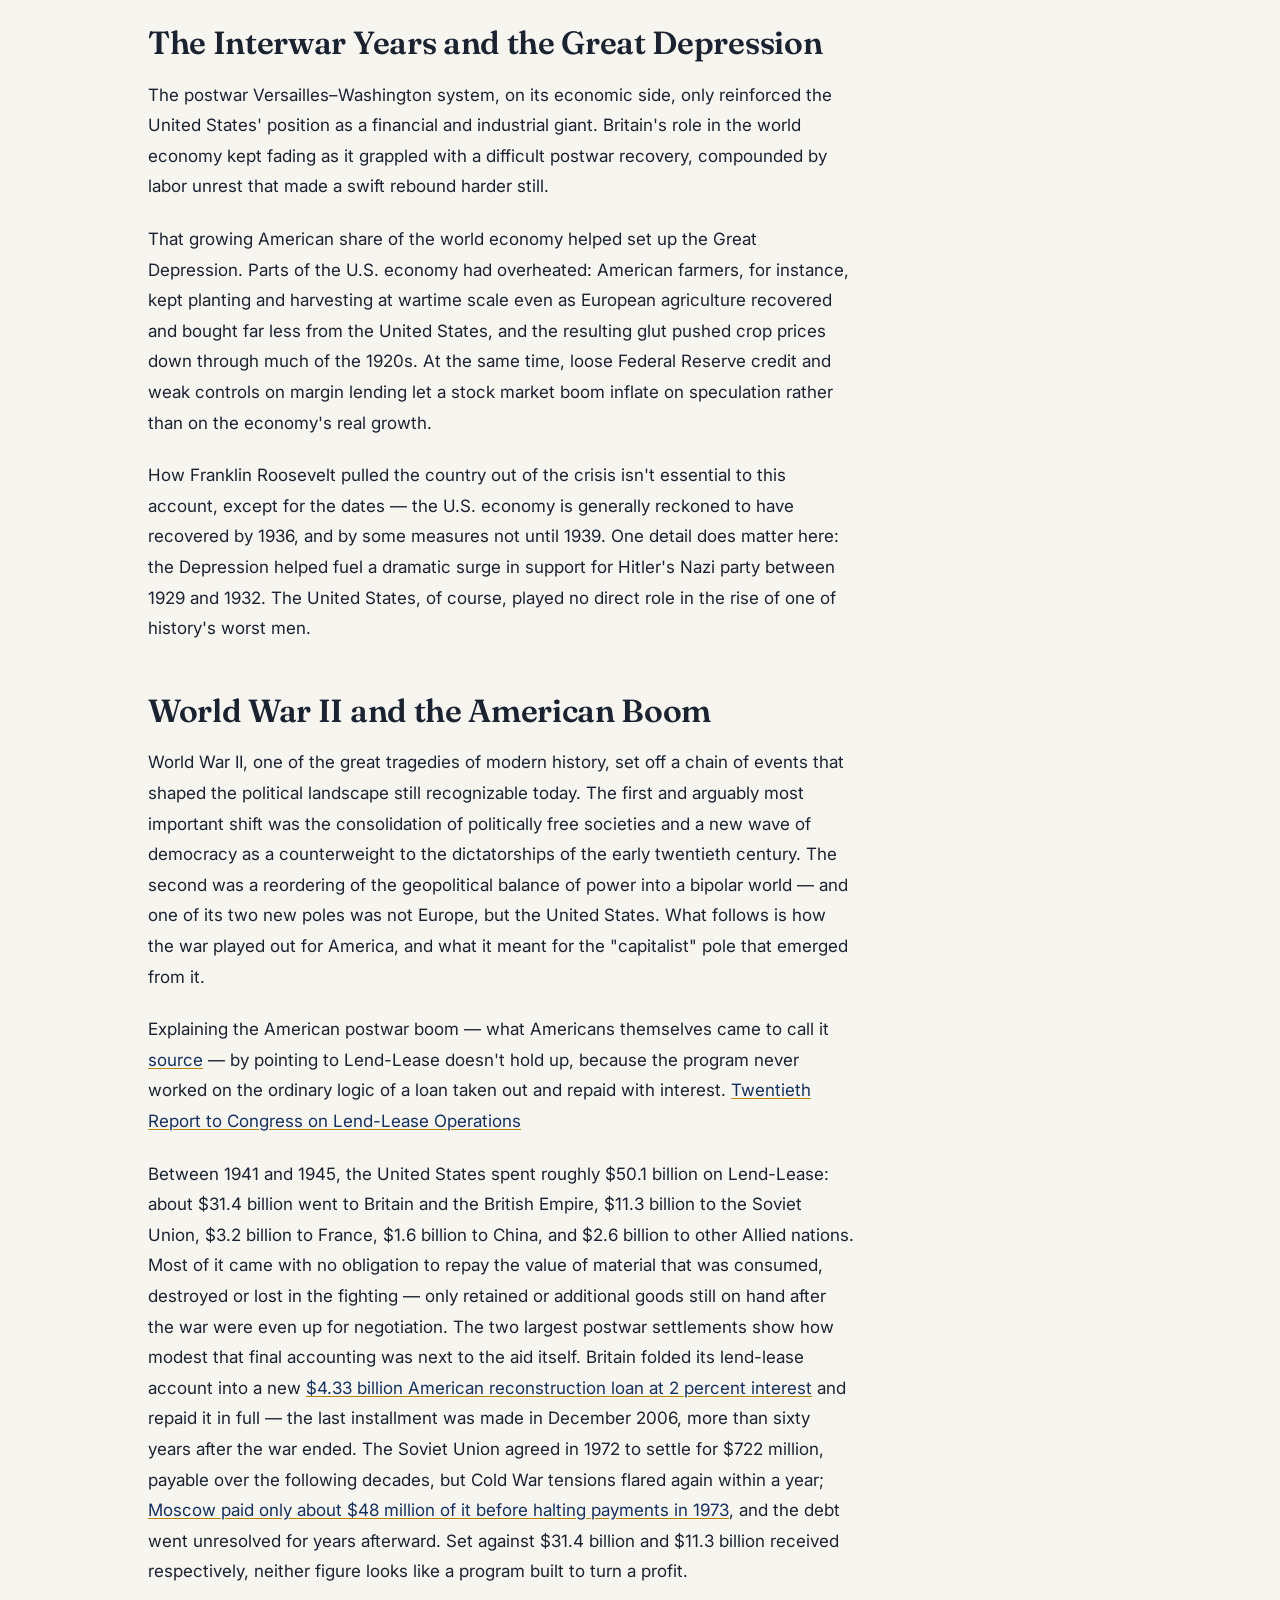
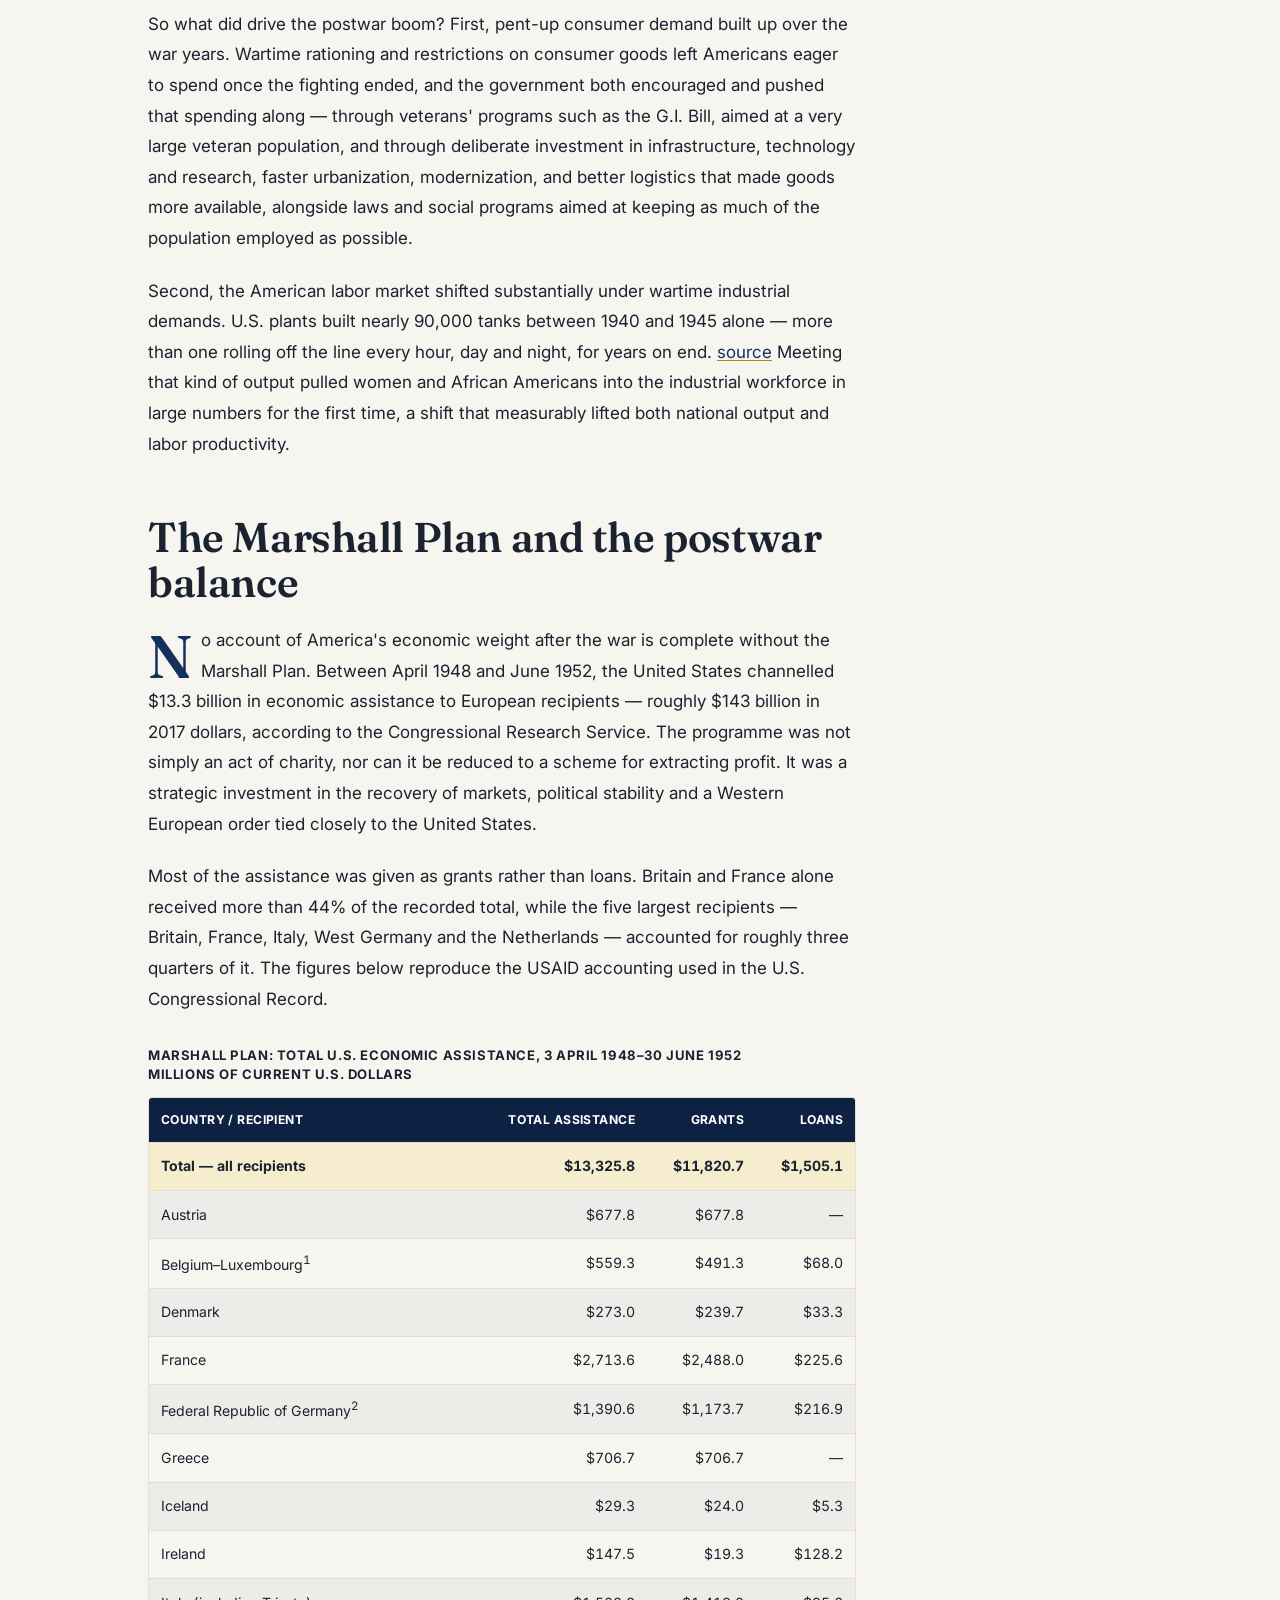
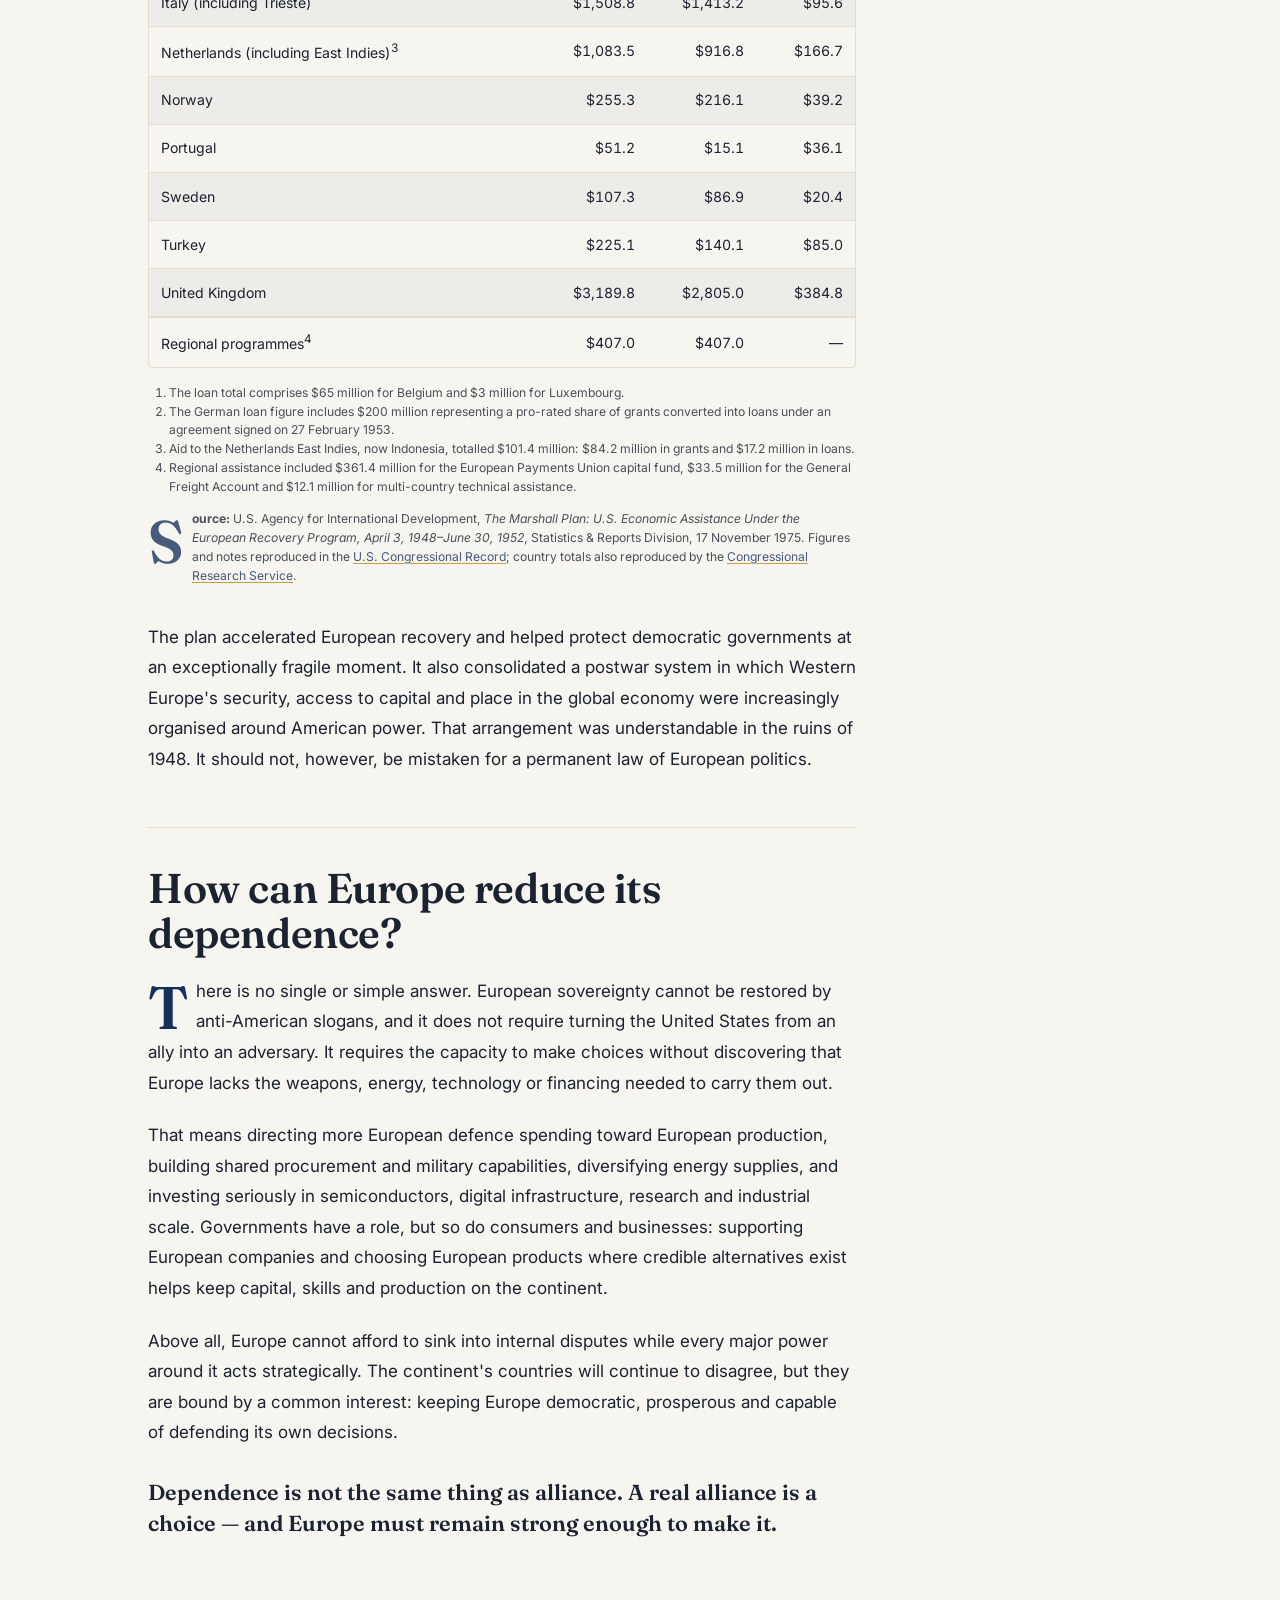
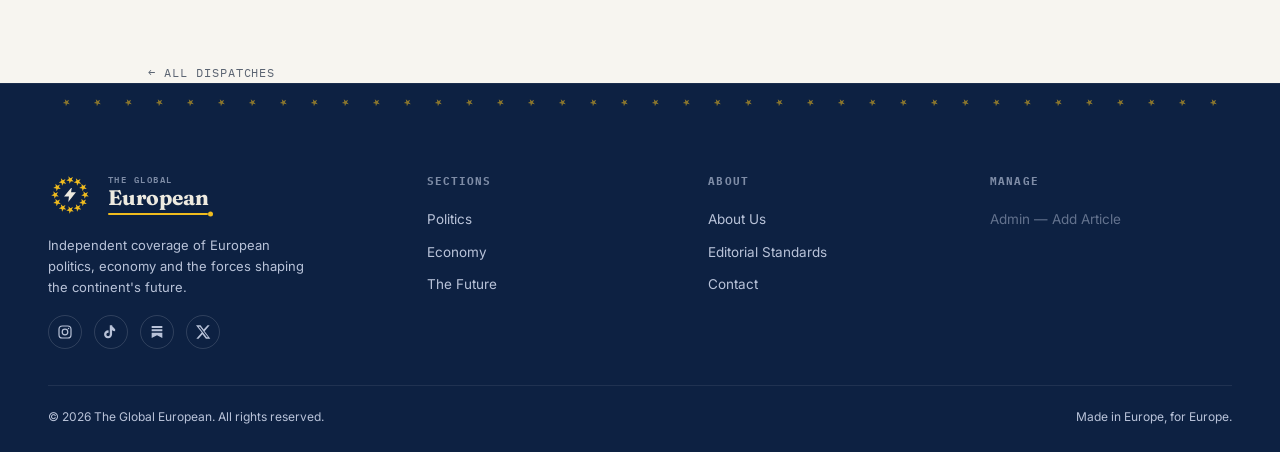
<file: articles/how-europe-depends-on-usa.html>
<!DOCTYPE html>
<html lang="en" data-theme="light">
<head>
<meta charset="UTF-8">
<meta name="viewport" content="width=device-width, initial-scale=1.0">
<title>How Does Europe Depend on the U.S. — and Why — The Global European</title>
<link rel="preconnect" href="https://fonts.googleapis.com">
<link rel="preconnect" href="https://fonts.gstatic.com" crossorigin>
<link href="https://fonts.googleapis.com/css2?family=Fraunces:ital,opsz,wght@0,9..144,300;0,9..144,450;0,9..144,600;0,9..144,700;1,9..144,450&family=Inter:wght@400;500;600;700&family=IBM+Plex+Mono:wght@400;500&display=swap" rel="stylesheet">
<link rel="stylesheet" href="../styles.css">
<link rel="icon" href="../favicon.ico" sizes="any">
<link rel="apple-touch-icon" href="../apple-touch-icon.png">
<style>
  .marshall-plan-section { margin-top: 3.5rem; }
  .marshall-plan-section h2,
  .article-conclusion h2 { margin: 0 0 1.25rem; font-family: "Fraunces", Georgia, serif; font-size: clamp(1.8rem, 4vw, 2.6rem); line-height: 1.08; }
  .marshall-table-figure { margin: 2rem 0 2.25rem; }
  .marshall-table-figure figcaption { margin-bottom: .8rem; font-family: "Inter", Arial, sans-serif; font-size: .82rem; font-weight: 700; letter-spacing: .045em; line-height: 1.45; text-transform: uppercase; }
  .marshall-table-scroll { overflow-x: auto; border: 1px solid var(--line); border-radius: 4px; }
  .marshall-table { width: 100%; min-width: 660px; border-collapse: collapse; font-family: "Inter", Arial, sans-serif; font-size: .88rem; font-variant-numeric: tabular-nums; }
  .marshall-table th,
  .marshall-table td { padding: .68rem .75rem; border-bottom: 1px solid var(--line); vertical-align: middle; }
  .marshall-table th { background: var(--navy-deep); color: #fff; font-size: .76rem; letter-spacing: .035em; text-align: right; text-transform: uppercase; }
  .marshall-table th:first-child,
  .marshall-table td:first-child { width: 46%; text-align: left; }
  .marshall-table td:not(:first-child) { text-align: right; white-space: nowrap; }
  .marshall-table tbody tr:nth-child(even) { background: rgba(27, 34, 48, .04); }
  .marshall-table .total-row { font-weight: 700; background: rgba(240, 188, 30, .16); }
  .marshall-table .regional-row { border-top: 2px solid var(--line); }
  .marshall-table tbody tr:last-child td { border-bottom: 0; }
  .marshall-table-notes { margin: 1rem 0 0; padding-left: 1.3rem; font-family: "Inter", Arial, sans-serif; font-size: .76rem; line-height: 1.55; opacity: .78; }
  .marshall-table-source { margin-top: .85rem !important; font-family: "Inter", Arial, sans-serif; font-size: .76rem !important; line-height: 1.55 !important; opacity: .78; }
  .article-conclusion { margin: 3.25rem 0 1rem; padding-top: 2.4rem; border-top: 1px solid var(--line); }
  .article-conclusion .closing-line { margin-top: 1.8rem; font-family: "Fraunces", Georgia, serif; font-size: 1.28em; font-weight: 600; line-height: 1.45; }
  [data-theme="dark"] .marshall-table tbody tr:nth-child(even) { background: rgba(237, 234, 224, .05); }
  [data-theme="dark"] .marshall-table .total-row { background: rgba(243, 197, 54, .2); }
  @media (max-width: 700px) {
    .marshall-plan-section { margin-top: 2.7rem; }
    .marshall-table th, .marshall-table td { padding: .58rem .65rem; }
    .marshall-table-scroll { margin-right: calc(50% - 50vw); }
  }
</style>
</head>
<body>

<svg width="0" height="0" style="position:absolute;" aria-hidden="true"><symbol id="tge-star" viewBox="0 0 24 24"><polygon points="19.07,4.93 15.77,11.40 20.91,16.54 13.73,15.40 10.44,21.88 9.30,14.70 2.12,13.56 8.60,10.27 7.46,3.09 12.60,8.23"/></symbol></svg>

<svg class="page-watermark" viewBox="0 0 400 200" preserveAspectRatio="xMidYMid slice" aria-hidden="true"><use href="#tge-star" width="24" height="24" opacity="0.73" transform="translate(180.8,41.0) scale(1.069) translate(-12,-12)"/><use href="#tge-star" width="24" height="24" opacity="0.62" transform="translate(266.6,21.9) scale(0.731) translate(-12,-12)"/><use href="#tge-star" width="24" height="24" opacity="0.56" transform="translate(334.6,23.7) scale(0.542) translate(-12,-12)"/><use href="#tge-star" width="24" height="24" opacity="0.55" transform="translate(366.4,45.9) scale(0.500) translate(-12,-12)"/><use href="#tge-star" width="24" height="24" opacity="0.56" transform="translate(353.7,82.6) scale(0.542) translate(-12,-12)"/><use href="#tge-star" width="24" height="24" opacity="0.62" transform="translate(299.8,124.0) scale(0.731) translate(-12,-12)"/><use href="#tge-star" width="24" height="24" opacity="0.73" transform="translate(219.2,159.0) scale(1.069) translate(-12,-12)"/><use href="#tge-star" width="24" height="24" opacity="0.86" transform="translate(133.4,178.1) scale(1.463) translate(-12,-12)"/><use href="#tge-star" width="24" height="24" opacity="0.96" transform="translate(65.4,176.3) scale(1.779) translate(-12,-12)"/><use href="#tge-star" width="24" height="24" opacity="1.00" transform="translate(33.6,154.1) scale(1.900) translate(-12,-12)"/><use href="#tge-star" width="24" height="24" opacity="0.96" transform="translate(46.3,117.4) scale(1.779) translate(-12,-12)"/><use href="#tge-star" width="24" height="24" opacity="0.86" transform="translate(100.2,76.0) scale(1.463) translate(-12,-12)"/></svg>

<header>
  <div class="header-inner">
    <a class="brand" href="../index.html"><span class="brand-badge" id="logoHeader"></span></a>
    <nav>
      <div class="nav-links">
        <a href="../index.html">Home</a>
        <a href="../index.html#politics">Politics</a>
        <a href="../index.html#economy">Economy</a>
        <a href="../index.html#future">The Future</a>
      </div>
    </nav>
    <div class="header-tools">
      <button class="theme-toggle" id="themeToggle" aria-label="Toggle dark mode">
        <svg class="sun" viewBox="0 0 24 24" fill="none" stroke="currentColor" stroke-width="2" stroke-linecap="round"><circle cx="12" cy="12" r="4.2"/><path d="M12 2.5v2.4M12 19.1v2.4M4.6 4.6l1.7 1.7M17.7 17.7l1.7 1.7M2.5 12h2.4M19.1 12h2.4M4.6 19.4l1.7-1.7M17.7 6.3l1.7-1.7"/></svg>
        <svg class="moon" viewBox="0 0 24 24" fill="currentColor"><path d="M20 14.7A8.5 8.5 0 1 1 9.3 4a7 7 0 0 0 10.7 10.7Z"/></svg>
      </button>
    </div>
  </div>
</header>

<main class="wrap-article">
<div class="article-content">
  <span class="eyebrow article-eyebrow"><svg class="bolt" viewBox="0 0 24 24"><path d="M13 2 3 14h7l-1 8 11-14h-7l1-6Z"/></svg>Politics</span>
  <h1 class="article-h1">How Does Europe Depend on the U.S. — and Why</h1>
  <p class="article-dek">From fighter jets and microchips to the gas that heats European homes, the continent&#39;s reliance on the United States runs deeper than most defence budgets suggest — and history shows that even close allies have used that leverage before.</p>
  <div class="byline article-byline"><b>Kharytonov Boryslav and Amila Kyatova</b><span>BRUSSELS —</span><span>15 min read</span><span>2026-08-20</span></div>
  <div class="article-body"><h2 id="dependence-today">Where Dependence Shows Today</h2><p>At present, a significant share of the key categories of weaponry held by European states is of American origin: up to 46% of the fighter jets in service with European militaries, and 42% of surface-to-air missile systems, are <a href="https://www.theguardian.com/world/ng-interactive/2025/jun/24/visual-guide-can-europe-really-defend-itself-alone" target="_blank" rel="noopener noreferrer">manufactured in the United States</a>. This structure creates a dependency on the United States, since operating modern military systems requires not just an initial purchase but ongoing maintenance, spare parts, ammunition supplies, personnel training and, in some cases, access to related technological systems.</p>
<p>In the event of serious political disagreements with its transatlantic ally, Europe could find itself in a difficult position, discovering that a substantial part of its defence capability is tied to a state outside Europe. Signals pointing toward such an outcome have already appeared since <a href="https://www.reuters.com/business/aerospace-defense/trump-threatens-nato-exit-scaling-up-tensions-with-allies-2026-04-01/" target="_blank" rel="noopener noreferrer">Donald Trump&#39;s return to the Oval Office</a>. This raises the question of Europe&#39;s ability to respond to international crises independently and effectively, including by military means.</p>
<p>China&#39;s geopolitical interests have long extended well beyond its own region, yet one of the central questions in PRC foreign policy remains Taiwan. Its importance to the global economy is hard to overstate: Taiwan accounts for more than 60% of global contract chip-manufacturing revenue and <a href="https://www.trade.gov/country-commercial-guides/taiwan-semiconductors-including-chip-design-ai" target="_blank" rel="noopener noreferrer">over 90% of the production of the most advanced chips</a>. Europe, whose own share of the global semiconductor market remains comparatively small — <a href="https://www.consilium.europa.eu/en/policies/eu-chips-industry/" target="_blank" rel="noopener noreferrer">around 12.7%</a>, according to a European Commission report — is also dependent on these supply chains. While Europe retains strategically important positions in certain links of the production chain, above all in chip-manufacturing equipment, its dependence on East Asia, and Taiwan above all, in the production of the most advanced semiconductors remains significant. A potential armed conflict over Taiwan would therefore represent not only a foreign-policy crisis for Europe but an economic and technological one as well. This raises the question: does Europe have sufficient independent military capability to defend its own interests in such a crisis without substantial U.S. support? And if not, how much genuinely independent geopolitical decision-making, backed by its own military strength, does Europe actually retain?</p>
<p>The war in Ukraine has also exposed the limits of Europe&#39;s existing defence architecture: the fragmentation of national armed forces, shortages in certain categories of weapons and ammunition, and the need for closer coordination on procurement and the development of joint military capabilities. Despite large-scale support for Ukraine from the EU and individual European states, the conflict showed just how important a role the United States continues to play in European security.</p>
<p>At the same time, the war has seriously reshaped Europe&#39;s energy structure. Seeking to cut its dependence on Russian gas and support Ukraine, the EU sharply reduced the volume of Russian imports. <a href="https://www.consilium.europa.eu/en/infographics/where-does-the-eu-s-gas-come-from/#0" target="_blank" rel="noopener noreferrer">Between 2021 and 2025, Russian gas supplies to the EU fell from more than 150 billion cubic metres to roughly 36 billion, while over the same period U.S. supplies grew from 18.9 to 75.6 billion cubic metres</a>.</p>
<p>The United States has not replaced Russia as the sole, or even the dominant, supplier: the EU has simultaneously increased imports from Norway, North Africa and other regions, and reduced its overall gas consumption. Even so, the role of the United States in Europe&#39;s energy system has grown dramatically. As a result, the relationship between Europe and the U.S. today touches not only security but, increasingly, critical questions of energy as well.</p>
<p>None of this means Europe has simply swapped a Russian dependency for an American one. But concentrating so many defence, technological and energy ties around a single external partner creates political risk — particularly given how much U.S. foreign policy can shift from one administration to the next. A comparable clash between European and American interests has happened before. In the early 1980s, the Reagan administration tried to block European companies from taking part in the construction of a Soviet gas pipeline, extending U.S. export restrictions even to foreign firms that used American technology and licences. European governments pushed back, and after a prolonged transatlantic dispute, Washington was forced to abandon the sanctions.</p>
<p>That historical episode shows that even close alliances do not rule out situations in which economic or technological dependency becomes a tool of political pressure.</p>
<p>What happens if the White House gets <a href="https://www.reuters.com/business/aerospace-defense/trump-threatens-nato-exit-scaling-up-tensions-with-allies-2026-04-01/" target="_blank" rel="noopener noreferrer">another president who decides Europe has been allowed too much</a>?</p>
<h2 id="rise-of-a-giant">The Making of an Economic Giant</h2><p>To understand this dependence in fuller context, it helps to look not only at what Europe was like around the turn of the twentieth century, but at what the United States itself had become.</p>
<p>The U.S. economy changed after the Civil War not only because the North had won and slavery was gradually being rolled back, but through a series of reforms and structural shifts that both North and South underwent in the postwar years. One of the clearest was the spread of a republican model of land ownership from the North to the South, built around a growing class of smallholding proprietors. That model reached the West first and the South later, driven above all by the Homestead Act — through which roughly 270 million acres of land ultimately changed hands — which accelerated the growth of capitalist relations, extended the railroad network, and helped create a free industrial market. <a href="https://courses.lumenlearning.com/suny-ushistory1ay/chapter/economic-development-during-the-civil-war-and-reconstruction-2/" target="_blank" rel="noopener noreferrer">Roughly 270 million acres passed through the Homestead Act</a></p>
<p>During Reconstruction, the South underwent its own redistribution of land, driven above all by wartime devastation and the inability of white planters to hold on to their vast estates. The old model — a single owner presiding over a mass of enslaved labor — had collapsed, and a poorer, weaker postwar Southern economy could no longer sustain plantations on their former scale. Even so, the retreat of slavery did not bring the immediate emancipation that might have marked a genuine turning point in American political and economic history.</p>
<p>Alongside these changes in landholding, Washington passed a series of tariff laws that shielded the postwar American market from European competition — a rivalry that would resurface later. Taken together, the war&#39;s economic result was a relatively unified American economy, something the country had not had before, and that unification is what set off the Gilded Age.</p>
<p>Modernization defined the period that followed. American trade increasingly meant exporting manufactured goods while importing raw materials for its factories, marking a shift from a largely agrarian economy to an industrial one. Faster communications and immigration, itself encouraged by the Homestead Act, drove rapid urbanization alongside it.</p>
<p>Politics between the 1870s and the 1890s shaped what came next, because it explains the rise of the monopolies that followed. <a href="https://www.whobuiltamerica.org/book/wba/part-i-monopoly-and-upheaval-1877-1914/progress-and-poverty-industrial-capitalism-in-the-gilded-age-1877-1893/" target="_blank" rel="noopener noreferrer">Politics of the Gilded Age</a> The political system of the era was heavily corrupt and organized around party patronage, with government posts handed out as rewards to supporters rather than assigned on merit — a practice that eventually forced civil-service reform, symbolized by the Pendleton Act of 1883 and its shift toward a merit-based system. That same patronage politics helps explain why the state stayed out of the economy for so long: it built no antitrust apparatus and largely just reinforced the position of large firms by restricting foreign competition. The result was serious market monopolization — by 1890, Standard Oil controlled 88% of American oil refining, and by 1904, 91% of production and 85% of final sales. <a href="https://guides.loc.gov/this-month-in-business-history/january/standard-oil-established" target="_blank" rel="noopener noreferrer">Standard Oil established</a> Despite that concentration, national wealth kept growing: output of steel, oil and industrial equipment rose, the railroad network expanded, and by the 1910s the United States had become one of the world&#39;s leading industrial powers, edging toward the position of creditor rather than debtor nation.</p>
<h2 id="road-to-wwi">The Road to World War I</h2><p>Before turning to the United States&#39; role in the First World War, it is worth recalling what that war actually was. It marked the culmination of the colonial era — a moment when the world&#39;s territorial carve-up was not just finished but, for several powers, deeply unsatisfying. Italy and Germany, fragmented for centuries before their unification, were looking for their own place in the sun and were prepared to go to war for a share of colonial wealth. Europe&#39;s older empires were no less committed to that same contest; the difference was that they were fighting to keep what they already held, rather than to win something new.</p>
<p>The preconditions for two rival blocs began forming as early as 1871, when France&#39;s unconditional defeat in the Franco-Prussian War cost it Alsace-Lorraine — territory that became the first of a long chain of grievances between the powers.</p>
<p>The next fault line was one of history&#39;s least durable alliances: the League of the Three Emperors, linking the German Empire, Austria-Hungary and Russia, meant to keep Russia and France apart. Its natural weak point was the Balkans, which all three powers had designs on — and the Balkans are exactly what broke the League apart. The Congress of Berlin in 1878 pushed Russia away from Austria and drew Germany and Austria-Hungary closer, formalized as the Dual Alliance of 1879; the crisis of 1885–1886 then ended any remaining hope of holding the League together. Even the Reinsurance Treaty between Russia and Germany couldn&#39;t keep the two empires aligned — they drifted apart, Germany moved closer to Austria-Hungary, and by the early 1890s Russia and Germany were locked in a tariff war. Around the same time, Germany and the Ottoman Empire began discussing the Berlin–Baghdad railway, a project that would trouble all three future Entente powers, not Russia alone.</p>
<p>In 1882, the Dual Alliance became the Triple Alliance when Italy joined, to the displeasure of Europe&#39;s other major powers. In the early 1900s, Germany&#39;s naval buildup further alarmed Britain, pushing it to abandon its long-standing policy of Splendid Isolation. France, in response, ended its own diplomatic isolation and formalized the Franco-Russian Alliance between 1891 and 1894. In 1904, France and Britain signed the Entente Cordiale, settling their colonial disputes; in 1907, Britain and Russia did the same, resolving the Great Game and their territorial disputes in the Middle East. With that, the Triple Entente was complete.</p>
<p>By the early 1900s, two militarily minded blocs faced each other across Europe, and the United States belonged to neither. As a result, America avoided the worst of what followed: the devastation of a war that would reshape a continent it had, until then, only traded with and lent money to.</p>
<h2 id="wwi-shift">World War I and the Shift of Global Power</h2><p>World War I broke out on July 28, 1914. The United States did not join the fighting until April 6, 1917 — it&#39;s worth looking at what its future Entente ally was doing in the three years in between.</p>
<p>The rest of 1914 was an economic shock for the United States: the war sent European capital fleeing the country, and securities prices fell sharply as a result. Almost every year of the war that followed, though, was good for the American economy. European goods largely disappeared from the U.S. market, American exports to Europe roughly doubled, and the United States became the Entente&#39;s principal creditor. <a href="https://www.ebsco.com/research-starters/military-history-and-science/world-war-i-and-us-economic-growth" target="_blank" rel="noopener noreferrer">source</a></p>
<p>The mechanism behind that wartime enrichment is straightforward enough. Washington kept the country neutral at first, but European demand for weapons, food, raw materials and manufactured goods surged — and it was overwhelmingly the Entente, not the Central Powers, that the United States helped supply. American factories ran at full capacity: steel, coal, oil, cotton, grain, weapons and ships all moved abroad in bulk, driving up employment, corporate profits and workers&#39; wages. The boom was strong enough to be felt even through the inflation that came with it.</p>
<p>At the same time, the United States began lending heavily to its future allies, chiefly Britain and France. American banks and the U.S. government were effectively financing Europe&#39;s own purchases from American producers: Europe borrowed in order to buy American goods, and the American economy collected both the sale and the interest on the loan. It is not hard to see how much that arrangement favored the lender.</p>
<p>It is worth briefly returning to the Gilded Age here. Earlier in this account, American industrial growth and European investment in the United States read as two separate threads — in fact, they were the same money. Before the war, Britain, France and Germany above all had poured capital into American railroads, industry and other ventures, and the United States had grown up substantially on European financing, remaining a debtor nation in the process. The First World War reversed that so thoroughly that the world&#39;s financial center effectively began shifting from London to New York, and the dollar started taking the pound&#39;s place as the world&#39;s reserve currency. The United States was no longer dependent on Europe.</p>
<h2 id="interwar">The Interwar Years and the Great Depression</h2><p>The postwar Versailles–Washington system, on its economic side, only reinforced the United States&#39; position as a financial and industrial giant. Britain&#39;s role in the world economy kept fading as it grappled with a difficult postwar recovery, compounded by labor unrest that made a swift rebound harder still.</p>
<p>That growing American share of the world economy helped set up the Great Depression. Parts of the U.S. economy had overheated: American farmers, for instance, kept planting and harvesting at wartime scale even as European agriculture recovered and bought far less from the United States, and the resulting glut pushed crop prices down through much of the 1920s. At the same time, loose Federal Reserve credit and weak controls on margin lending let a stock market boom inflate on speculation rather than on the economy&#39;s real growth.</p>
<p>How Franklin Roosevelt pulled the country out of the crisis isn&#39;t essential to this account, except for the dates — the U.S. economy is generally reckoned to have recovered by 1936, and by some measures not until 1939. One detail does matter here: the Depression helped fuel a dramatic surge in support for Hitler&#39;s Nazi party between 1929 and 1932. The United States, of course, played no direct role in the rise of one of history&#39;s worst men.</p>
<h2 id="wwii-boom">World War II and the American Boom</h2><p>World War II, one of the great tragedies of modern history, set off a chain of events that shaped the political landscape still recognizable today. The first and arguably most important shift was the consolidation of politically free societies and a new wave of democracy as a counterweight to the dictatorships of the early twentieth century. The second was a reordering of the geopolitical balance of power into a bipolar world — and one of its two new poles was not Europe, but the United States. What follows is how the war played out for America, and what it meant for the &quot;capitalist&quot; pole that emerged from it.</p>
<p>Explaining the American postwar boom — what Americans themselves came to call it <a href="https://usahistorytimeline.com/pages/the-economic-impact-of-wwii-on-the-u-s--985a19a4.php" target="_blank" rel="noopener noreferrer">source</a> — by pointing to Lend-Lease doesn&#39;t hold up, because the program never worked on the ordinary logic of a loan taken out and repaid with interest. <a href="https://share.google/CxzuzdckSxjCi7UGP" target="_blank" rel="noopener noreferrer">Twentieth Report to Congress on Lend-Lease Operations</a></p>
<p>Between 1941 and 1945, the United States spent roughly $50.1 billion on Lend-Lease: about $31.4 billion went to Britain and the British Empire, $11.3 billion to the Soviet Union, $3.2 billion to France, $1.6 billion to China, and $2.6 billion to other Allied nations. Most of it came with no obligation to repay the value of material that was consumed, destroyed or lost in the fighting — only retained or additional goods still on hand after the war were even up for negotiation. The two largest postwar settlements show how modest that final accounting was next to the aid itself. Britain folded its lend-lease account into a new <a href="https://en.wikipedia.org/wiki/Anglo-American_loan" target="_blank" rel="noopener noreferrer">$4.33 billion American reconstruction loan at 2 percent interest</a> and repaid it in full — the last installment was made in December 2006, more than sixty years after the war ended. The Soviet Union agreed in 1972 to settle for $722 million, payable over the following decades, but Cold War tensions flared again within a year; <a href="https://babel.ua/en/texts/65179-79-years-ago-ussr-entered-the-lend-lease-program-the-us-supplied-it-with-everything-tanks-aircraft-even-stew-and-felt-boots-the-ussr-dragged-with-payment-until-the-collapse-archival-photos" target="_blank" rel="noopener noreferrer">Moscow paid only about $48 million of it before halting payments in 1973</a>, and the debt went unresolved for years afterward. Set against $31.4 billion and $11.3 billion received respectively, neither figure looks like a program built to turn a profit.</p>
<p>So what did drive the postwar boom? First, pent-up consumer demand built up over the war years. Wartime rationing and restrictions on consumer goods left Americans eager to spend once the fighting ended, and the government both encouraged and pushed that spending along — through veterans&#39; programs such as the G.I. Bill, aimed at a very large veteran population, and through deliberate investment in infrastructure, technology and research, faster urbanization, modernization, and better logistics that made goods more available, alongside laws and social programs aimed at keeping as much of the population employed as possible.</p>
<p>Second, the American labor market shifted substantially under wartime industrial demands. U.S. plants built nearly 90,000 tanks between 1940 and 1945 alone — more than one rolling off the line every hour, day and night, for years on end. <a href="https://en.wikipedia.org/wiki/American_armored_fighting_vehicle_production_during_World_War_II" target="_blank" rel="noopener noreferrer">source</a> Meeting that kind of output pulled women and African Americans into the industrial workforce in large numbers for the first time, a shift that measurably lifted both national output and labor productivity.</p>
<section class="marshall-plan-section" aria-labelledby="marshall-plan-heading">
<h2 id="marshall-plan-heading">The Marshall Plan and the postwar balance</h2>
<p>No account of America&#39;s economic weight after the war is complete without the Marshall Plan. Between April 1948 and June 1952, the United States channelled $13.3 billion in economic assistance to European recipients — roughly $143 billion in 2017 dollars, according to the Congressional Research Service. The programme was not simply an act of charity, nor can it be reduced to a scheme for extracting profit. It was a strategic investment in the recovery of markets, political stability and a Western European order tied closely to the United States.</p>
<p>Most of the assistance was given as grants rather than loans. Britain and France alone received more than 44% of the recorded total, while the five largest recipients — Britain, France, Italy, West Germany and the Netherlands — accounted for roughly three quarters of it. The figures below reproduce the USAID accounting used in the U.S. Congressional Record.</p>
<figure class="marshall-table-figure">
<figcaption>Marshall Plan: total U.S. economic assistance, 3 April 1948–30 June 1952<br><span>Millions of current U.S. dollars</span></figcaption>
<div class="marshall-table-scroll">
<table class="marshall-table">
<thead><tr><th scope="col">Country / recipient</th><th scope="col">Total assistance</th><th scope="col">Grants</th><th scope="col">Loans</th></tr></thead>
<tbody>
<tr class="total-row"><td>Total — all recipients</td><td>$13,325.8</td><td>$11,820.7</td><td>$1,505.1</td></tr>
<tr><td>Austria</td><td>$677.8</td><td>$677.8</td><td>—</td></tr>
<tr><td>Belgium–Luxembourg<sup>1</sup></td><td>$559.3</td><td>$491.3</td><td>$68.0</td></tr>
<tr><td>Denmark</td><td>$273.0</td><td>$239.7</td><td>$33.3</td></tr>
<tr><td>France</td><td>$2,713.6</td><td>$2,488.0</td><td>$225.6</td></tr>
<tr><td>Federal Republic of Germany<sup>2</sup></td><td>$1,390.6</td><td>$1,173.7</td><td>$216.9</td></tr>
<tr><td>Greece</td><td>$706.7</td><td>$706.7</td><td>—</td></tr>
<tr><td>Iceland</td><td>$29.3</td><td>$24.0</td><td>$5.3</td></tr>
<tr><td>Ireland</td><td>$147.5</td><td>$19.3</td><td>$128.2</td></tr>
<tr><td>Italy (including Trieste)</td><td>$1,508.8</td><td>$1,413.2</td><td>$95.6</td></tr>
<tr><td>Netherlands (including East Indies)<sup>3</sup></td><td>$1,083.5</td><td>$916.8</td><td>$166.7</td></tr>
<tr><td>Norway</td><td>$255.3</td><td>$216.1</td><td>$39.2</td></tr>
<tr><td>Portugal</td><td>$51.2</td><td>$15.1</td><td>$36.1</td></tr>
<tr><td>Sweden</td><td>$107.3</td><td>$86.9</td><td>$20.4</td></tr>
<tr><td>Turkey</td><td>$225.1</td><td>$140.1</td><td>$85.0</td></tr>
<tr><td>United Kingdom</td><td>$3,189.8</td><td>$2,805.0</td><td>$384.8</td></tr>
<tr class="regional-row"><td>Regional programmes<sup>4</sup></td><td>$407.0</td><td>$407.0</td><td>—</td></tr>
</tbody>
</table>
</div>
<ol class="marshall-table-notes">
<li>The loan total comprises $65 million for Belgium and $3 million for Luxembourg.</li>
<li>The German loan figure includes $200 million representing a pro-rated share of grants converted into loans under an agreement signed on 27 February 1953.</li>
<li>Aid to the Netherlands East Indies, now Indonesia, totalled $101.4 million: $84.2 million in grants and $17.2 million in loans.</li>
<li>Regional assistance included $361.4 million for the European Payments Union capital fund, $33.5 million for the General Freight Account and $12.1 million for multi-country technical assistance.</li>
</ol>
<p class="marshall-table-source"><strong>Source:</strong> U.S. Agency for International Development, <em>The Marshall Plan: U.S. Economic Assistance Under the European Recovery Program, April 3, 1948–June 30, 1952</em>, Statistics &amp; Reports Division, 17 November 1975. Figures and notes reproduced in the <a href="https://www.govinfo.gov/content/pkg/CREC-2003-10-16/pdf/CREC-2003-10-16-pt2-PgS12673.pdf" target="_blank" rel="noopener noreferrer">U.S. Congressional Record</a>; country totals also reproduced by the <a href="https://www.congress.gov/crs-product/R45079" target="_blank" rel="noopener noreferrer">Congressional Research Service</a>.</p>
</figure>
<p>The plan accelerated European recovery and helped protect democratic governments at an exceptionally fragile moment. It also consolidated a postwar system in which Western Europe&#39;s security, access to capital and place in the global economy were increasingly organised around American power. That arrangement was understandable in the ruins of 1948. It should not, however, be mistaken for a permanent law of European politics.</p>
</section>
<section class="article-conclusion" aria-labelledby="conclusion-heading">
<h2 id="conclusion-heading">How can Europe reduce its dependence?</h2>
<p>There is no single or simple answer. European sovereignty cannot be restored by anti-American slogans, and it does not require turning the United States from an ally into an adversary. It requires the capacity to make choices without discovering that Europe lacks the weapons, energy, technology or financing needed to carry them out.</p>
<p>That means directing more European defence spending toward European production, building shared procurement and military capabilities, diversifying energy supplies, and investing seriously in semiconductors, digital infrastructure, research and industrial scale. Governments have a role, but so do consumers and businesses: supporting European companies and choosing European products where credible alternatives exist helps keep capital, skills and production on the continent.</p>
<p>Above all, Europe cannot afford to sink into internal disputes while every major power around it acts strategically. The continent&#39;s countries will continue to disagree, but they are bound by a common interest: keeping Europe democratic, prosperous and capable of defending its own decisions.</p>
<p class="closing-line">Dependence is not the same thing as alliance. A real alliance is a choice — and Europe must remain strong enough to make it.</p>
</section>
</div>
  <a class="back-link" href="../index.html">← All dispatches</a>
</div>
<nav class="article-toc" id="articleToc" aria-label="Table of contents"></nav>
</main>

<div class="star-ribbon" id="starRibbon" aria-hidden="true"></div>
<footer>
  <div class="wrap">
    <div class="footer-grid">
      <div>
        <div class="footer-brand"><span class="brand-badge" id="logoFooter"></span></div>
        <p class="footer-desc">Independent coverage of European politics, economy and the forces shaping the continent's future.</p>
        <div class="social-links">
          <a href="https://www.instagram.com/theglobaleuropean?igsi=OWJyZGZ6MjlnZWFn&amp;utm_source=qr" target="_blank" rel="noopener noreferrer" aria-label="Instagram"><svg class="ig-icon" viewBox="0 0 24 24" stroke-width="1.8"><rect x="3" y="3" width="18" height="18" rx="5"/><circle cx="12" cy="12" r="4.2"/><circle class="ig-dot" cx="17.3" cy="6.7" r="1.1"/></svg></a>
          <a href="https://www.tiktok.com/@theglobal.european?_r=1&amp;_t=ZN-99GFnD6DvXS" target="_blank" rel="noopener noreferrer" aria-label="TikTok"><svg viewBox="0 0 24 24"><path d="M16.6 5.82a4.28 4.28 0 0 1-3-3.82h-3.4v13.6a2.6 2.6 0 1 1-2.6-2.6c.28 0 .55.04.8.1V9.6a6 6 0 1 0 5.2 5.95V9.4a7.66 7.66 0 0 0 4.6 1.5V7.5a4.26 4.26 0 0 1-1.6-1.68Z"/></svg></a>
          <a href="https://substack.com/@theglobaleuropean" target="_blank" rel="noopener noreferrer" aria-label="Substack"><svg viewBox="0 0 24 24"><path d="M4 3h16v3H4V3Zm0 5h16v3H4V8Zm0 5h16v8l-8-4-8 4v-8Z"/></svg></a>
          <a href="https://x.com/thegleuropean?s=11" target="_blank" rel="noopener noreferrer" aria-label="X (Twitter)"><svg viewBox="0 0 24 24"><path d="M18.9 2H22l-7.6 8.7L23 22h-6.6l-5.2-6.8L5.2 22H2l8.1-9.3L1.5 2h6.8l4.7 6.2L18.9 2Zm-1.2 18h1.8L7.4 4h-2l12.3 16Z"/></svg></a>
        </div>
      </div>
      <div class="footer-col">
        <h4>Sections</h4>
        <a href="../index.html#politics">Politics</a>
        <a href="../index.html#economy">Economy</a>
        <a href="../index.html#future">The Future</a>
      </div>
      <div class="footer-col">
        <h4>About</h4>
        <a href="../about.html">About Us</a>
        <a href="#">Editorial Standards</a>
        <a href="../contacts.html">Contact</a>
      </div>
      <div class="footer-col">
        <h4>Manage</h4>
        <a href="../admin.html" class="admin-link">Admin — Add Article</a>
      </div>
    </div>
    <div class="footer-bottom">
      <span>© 2026 The Global European. All rights reserved.</span>
      <span>Made in Europe, for Europe.</span>
    </div>
  </div>
</footer>

<script src="../logo.js"></script>
<script src="../toc.js"></script>
<script>
  const root = document.documentElement;
  const savedTheme = localStorage.getItem('tge-theme');
  const prefersDark = window.matchMedia('(prefers-color-scheme: dark)').matches;
  root.setAttribute('data-theme', savedTheme || (prefersDark ? 'dark' : 'light'));
  document.getElementById('themeToggle').addEventListener('click', () => {
    const next = root.getAttribute('data-theme') === 'dark' ? 'light' : 'dark';
    root.setAttribute('data-theme', next);
    localStorage.setItem('tge-theme', next);
  });
  document.getElementById('logoHeader').innerHTML = LOGO_MARK_HTML;
  document.getElementById('logoFooter').innerHTML = LOGO_MARK_HTML;

  function renderStarRibbon(){
    const el = document.getElementById('starRibbon');
    if(!el) return;
    const count = Math.max(18, Math.ceil(window.innerWidth / 34));
    let icons = '';
    for(let i = 0; i < count; i++){ icons += '<svg class="tge-star-icon"><use href="#tge-star"/></svg>'; }
    el.innerHTML = icons;
  }
  window.addEventListener('resize', () => { clearTimeout(window._tgeStarTO); window._tgeStarTO = setTimeout(renderStarRibbon, 150); });
  renderStarRibbon();
</script>

</body>
</html>
</file>
<file: styles.css>
:root{
    --navy:#16305C; --navy-deep:#0D2142; --gold:#F0BC1E; --gold-deep:#B9860E;
    --cream:#F7F5F0; --paper:#FFFFFF; --ink:#1B2230; --slate:#5B6472; --line:#E3DECF; --danger:#B3402E;
    --radius:2px;
  }
  html[data-theme="dark"]{
    --navy:#DCE4F2; --navy-deep:#0A1B33; --gold:#F3C536; --gold-deep:#E8B923;
    --cream:#0D1B30; --paper:#122845; --ink:#EDEAE0; --slate:#A7B0C2; --line:#26395C;
  }
  *{box-sizing:border-box; margin:0; padding:0;}
  html{scroll-behavior:smooth; background:var(--paper);}
  body{background:var(--cream); color:var(--ink); font-family:'Inter',sans-serif; line-height:1.5; transition:background .3s ease, color .3s ease;}
  a{color:inherit; text-decoration:none; cursor:pointer;}
  img{max-width:100%; display:block;}
  .wrap{max-width:1240px; margin:0 auto; padding:0 28px;}
  .wrap-narrow{max-width:760px; margin:0 auto; padding:0 28px;}
  .wrap-admin{max-width:820px; margin:0 auto; padding:40px 28px 100px;}
  .eyebrow{font-family:'IBM Plex Mono',monospace; font-size:12px; letter-spacing:.12em; text-transform:uppercase; color:var(--navy); display:inline-flex; align-items:center; gap:7px;}
  .bolt{width:11px; height:11px; flex-shrink:0;}
  .bolt path{fill:var(--gold-deep);}
  html[data-theme="dark"] .bolt path{fill:var(--gold);}

  /* Header */
  header{position:sticky; top:0; z-index:50; background:var(--paper); border-bottom:1px solid var(--line);}
  .header-inner{display:flex; align-items:center; justify-content:space-between; padding:16px 28px; gap:24px;}
  .brand{display:flex; align-items:center;}
  .brand-badge{display:flex; align-items:center; gap:16px;}
  .brand-mark-icon{width:68px; height:68px; flex-shrink:0;}
  .brand-ring{fill:var(--gold);}
  .brand-bolt-icon{fill:var(--navy);}
  .brand-word{display:flex; flex-direction:column; line-height:1;}
  .brand-eyebrow{font-family:'IBM Plex Mono',monospace; font-size:12px; font-weight:600; letter-spacing:.16em; text-transform:uppercase; color:var(--navy);}
  .brand-name{font-family:'Fraunces',serif; font-weight:700; font-size:32px; letter-spacing:-.01em; color:var(--ink); margin-top:3px;}
  .brand-rule{position:relative; display:block; height:3px; background:var(--gold); border-radius:2px; margin-top:8px;}
  .brand-rule::after{content:""; position:absolute; right:-7px; top:50%; transform:translateY(-50%); width:7px; height:7px; border-radius:50%; background:var(--gold);}
  nav{display:flex; align-items:center; gap:30px;}
  .nav-links{display:flex; gap:26px;}
  .nav-links a{font-size:14px; font-weight:600; letter-spacing:.02em; color:var(--ink); position:relative; padding:4px 0;}
  .nav-links a::after{content:""; position:absolute; left:0; bottom:0; height:2px; width:0; background:var(--gold); transition:width .2s ease;}
  .nav-links a:hover::after{width:100%;}
  .header-tools{display:flex; align-items:center; gap:16px;}
  .theme-toggle{width:38px; height:38px; border-radius:50%; border:1px solid var(--line); background:transparent; cursor:pointer; display:flex; align-items:center; justify-content:center; color:var(--ink); transition:border-color .2s ease;}
  .theme-toggle:hover{border-color:var(--gold-deep);}
  .theme-toggle svg{width:17px; height:17px;}
  .theme-toggle .moon{display:none;}
  html[data-theme="dark"] .theme-toggle .sun{display:none;}
  html[data-theme="dark"] .theme-toggle .moon{display:block;}

  /* Ticker */
  .ticker-bar{background:var(--navy); color:var(--cream); border-bottom:2px solid var(--gold); display:flex; align-items:stretch;}
  html[data-theme="dark"] .ticker-bar{color:var(--navy-deep);}
  .live-tag{flex:0 0 auto; font-family:'IBM Plex Mono',monospace; font-size:11px; letter-spacing:.1em; display:flex; align-items:center; gap:7px; padding:9px 18px; text-transform:uppercase; font-weight:600; border-right:1px solid rgba(255,255,255,.18); white-space:nowrap;}
  .live-dot{width:7px; height:7px; border-radius:50%; background:var(--gold); flex-shrink:0; animation:pulse 1.8s infinite ease-in-out;}
  @keyframes pulse{0%,100%{opacity:1;} 50%{opacity:.35;}}
  .ticker-viewport{flex:1 1 auto; position:relative; overflow:hidden; min-width:0;}
  .ticker-track{position:absolute; top:0; left:0; display:flex; align-items:center; height:100%; gap:52px; padding-left:24px; white-space:nowrap; animation:scroll 38s linear infinite;}
  .ticker-bar:hover .ticker-track{animation-play-state:paused;}
  @keyframes scroll{from{transform:translateX(0);} to{transform:translateX(-50%);}}
  .ticker-item{font-family:'IBM Plex Mono',monospace; font-size:12.5px; display:inline-flex; gap:10px; align-items:center; cursor:pointer;}
  .ticker-item .t-time{opacity:.65;}
  .ticker-item:hover{text-decoration:underline; text-decoration-color:var(--gold);}
  @media (prefers-reduced-motion: reduce){ .ticker-track{animation:none; position:static; padding:9px 18px;} .live-dot{animation:none;} }

  /* Hero */
  .hero{padding:52px 0 60px; border-bottom:1px solid var(--line); position:relative; overflow:hidden;}
  .hero .wrap{position:relative; z-index:1;}

  /* Page-wide EU-stars watermark — fixed behind everything, deliberately stretched
     to fill the viewport (same distort-to-fill technique as the hero bolt). It only
     shows through sections that don't have their own solid background (hero, card
     grids) since header/ticker/newsletter/footer paint over it. */
  .page-watermark{position:fixed; inset:0; width:100vw; height:100vh; z-index:-1; opacity:.05; pointer-events:none;}
  .page-watermark{fill:var(--navy);}
  html[data-theme="dark"] .page-watermark{opacity:.09; fill:var(--gold);}
  body{position:relative;}
  .hero-grid{display:grid; grid-template-columns:1fr; gap:0; max-width:820px;}
  .hero h1{font-family:'Fraunces',serif; font-weight:600; font-size:clamp(30px,4vw,46px); line-height:1.08; margin:14px 0 16px; letter-spacing:-.01em;}
  .hero h1 a:hover{text-decoration:underline; text-decoration-color:var(--gold); text-decoration-thickness:3px; text-underline-offset:5px;}
  .hero .dek{font-size:17px; color:var(--slate); margin-bottom:18px;}
  .byline{font-family:'IBM Plex Mono',monospace; font-size:12px; color:var(--slate); display:flex; gap:14px; flex-wrap:wrap; margin-bottom:24px;}
  .byline b{color:var(--ink); font-weight:500;}
  .hero-body{font-size:16.5px; line-height:1.75; max-width:70ch;}
  .hero-body p{margin-bottom:20px;}
  .hero-body p:first-of-type::first-letter{font-family:'Fraunces',serif; font-size:58px; font-weight:600; float:left; line-height:.85; padding:6px 8px 0 0; color:var(--navy);}
  .hero-body a, .article-body a{color:var(--navy); text-decoration:underline; text-decoration-color:var(--gold-deep); text-underline-offset:2px;}
  .hero-body a:hover, .article-body a:hover{color:var(--gold-deep);}
  html[data-theme="dark"] .hero-body a, html[data-theme="dark"] .article-body a{color:var(--gold);}

  /* Sections / cards */
  .section{padding:58px 0;}
  .section + .section{border-top:1px solid var(--line);}
  .section-head{display:flex; align-items:baseline; justify-content:space-between; margin-bottom:30px;}
  .section-head h2{font-family:'Fraunces',serif; font-weight:600; font-size:28px; letter-spacing:-.01em; display:flex; align-items:center; gap:10px;}
  .section-head h2 .dot{width:7px; height:7px; border-radius:50%; background:var(--gold);}
  .card-grid{display:grid; grid-template-columns:repeat(3,1fr); gap:32px;}
  .card{display:flex; flex-direction:column;}
  .card h3{font-family:'Fraunces',serif; font-size:20px; font-weight:600; line-height:1.28; margin-bottom:10px;}
  .card h3 a:hover{text-decoration:underline; text-decoration-color:var(--gold); text-decoration-thickness:2px; text-underline-offset:4px;}
  .card p{font-size:14px; color:var(--slate); margin-bottom:12px;}
  .card .byline{font-size:11px; margin-bottom:0;}
  .empty-state{grid-column:1 / -1; border:1px dashed var(--line); padding:36px 28px; text-align:center; border-radius:var(--radius);}
  .empty-state p{font-size:14px; color:var(--slate); margin-bottom:4px;}
  .empty-state span{font-family:'IBM Plex Mono',monospace; font-size:11px; color:var(--gold-deep); text-transform:uppercase; letter-spacing:.08em;}

  /* Article view */
  .wrap-article{max-width:1040px; margin:0 auto; padding:0 28px; display:grid; grid-template-columns:1fr 220px; gap:56px; align-items:start;}
  .article-content{min-width:0;}
  .wrap-article.no-toc{grid-template-columns:1fr;}
  .wrap-article.no-toc .article-toc{display:none;}
  .article-eyebrow{margin-top:40px;}
  .article-h1{font-family:'Fraunces',serif; font-weight:600; font-size:clamp(28px,4.2vw,44px); line-height:1.1; margin:14px 0 18px; letter-spacing:-.01em;}
  .article-dek{font-size:18px; color:var(--slate); margin-bottom:20px;}
  .article-byline{padding-bottom:26px; border-bottom:1px solid var(--line); margin-bottom:32px;}
  .article-body{font-size:17px; line-height:1.8; padding-bottom:70px;}
  .article-body p{margin-bottom:22px;}
  .article-body p:first-of-type::first-letter{font-family:'Fraunces',serif; font-size:60px; font-weight:600; float:left; line-height:.85; padding:6px 8px 0 0; color:var(--navy);}
  .article-body h2{margin:48px 0 18px; font-family:'Fraunces',serif; font-weight:600; font-size:clamp(24px,3.6vw,32px); line-height:1.18; letter-spacing:-.01em;}
  .article-body h2:first-child{margin-top:0;}
  .back-link{font-family:'IBM Plex Mono',monospace; font-size:12px; letter-spacing:.08em; text-transform:uppercase; color:var(--slate); display:inline-block; margin-top:32px;}
  .back-link:hover{color:var(--gold-deep);}

  /* Article table of contents */
  .article-toc{display:block; position:sticky; top:88px; border-left:2px solid var(--line); padding-left:20px; max-height:calc(100vh - 120px); overflow-y:auto;}
  .article-toc h4{font-family:'IBM Plex Mono',monospace; font-size:11px; text-transform:uppercase; letter-spacing:.1em; color:var(--slate); margin-bottom:12px;}
  .article-toc a{display:block; font-size:13.5px; line-height:1.45; color:var(--slate); padding:7px 0 7px 14px; margin-left:-16px; border-left:2px solid transparent; transition:border-color .15s ease, color .15s ease;}
  .article-toc a:hover{color:var(--ink);}
  .article-toc a.active{color:var(--ink); font-weight:600; border-left:2px solid var(--gold);}
  @media (max-width:980px){ .wrap-article{grid-template-columns:1fr;} .article-toc{display:none;} }

  /* Contact page */
  .contact-grid{display:grid; grid-template-columns:1fr; max-width:360px; gap:24px; margin:12px 0 36px;}
  .contact-card{border:1px solid var(--line); border-radius:var(--radius); padding:22px 24px; background:var(--paper);}
  .contact-card h4{font-family:'IBM Plex Mono',monospace; font-size:11px; text-transform:uppercase; letter-spacing:.1em; color:var(--gold-deep); margin-bottom:8px;}
  .contact-card p{font-size:13.5px; color:var(--slate); margin-bottom:10px;}
  .contact-card a{font-weight:600; color:var(--navy); text-decoration:underline; text-decoration-color:var(--gold-deep); text-underline-offset:2px;}
  html[data-theme="dark"] .contact-card a{color:var(--gold);}

  /* Newsletter */
  .newsletter{background:var(--navy); color:var(--cream); padding:56px 0;}
  html[data-theme="dark"] .newsletter{color:var(--navy-deep);}
  .newsletter-inner{display:flex; align-items:center; justify-content:space-between; gap:40px; flex-wrap:wrap;}
  .newsletter h2{font-family:'Fraunces',serif; font-size:26px; font-weight:600; margin-bottom:8px;}
  .newsletter p{opacity:.8; font-size:14px; max-width:44ch;}
  .newsletter-form-wrap{flex-shrink:0;}
  .newsletter-form{display:flex; gap:0;}
  .newsletter-form input{border:1px solid rgba(255,255,255,.3); background:transparent; color:inherit; padding:13px 16px; font-family:'Inter',sans-serif; font-size:14px; width:250px;}
  html[data-theme="dark"] .newsletter-form input{border-color:rgba(10,27,51,.3);}
  .newsletter-form input::placeholder{color:currentColor; opacity:.55;}
  .newsletter-form button{background:var(--gold); color:var(--navy-deep); border:none; padding:0 22px; font-weight:700; font-size:13px; letter-spacing:.03em; text-transform:uppercase; cursor:pointer;}
  .newsletter-form button:hover{background:var(--gold-deep);}
  .newsletter-hint{font-size:11.5px; opacity:.6; margin-top:8px;}
  .newsletter-hint a{text-decoration:underline; text-decoration-color:currentColor;}
  .newsletter-error{display:none; font-size:12.5px; margin-top:10px; color:#FF9E8A;}
  .newsletter-error.show{display:block;}
  html[data-theme="dark"] .newsletter-error{color:#B3402E;}

  /* Footer */
  footer{background:var(--navy-deep); color:#B9C3D9; padding:52px 0 26px;}
  .star-ribbon{background:var(--navy-deep); display:flex; align-items:center; justify-content:center; gap:22px; padding:14px 10px; overflow:hidden; border-top:1px solid rgba(255,255,255,.06);}
  .star-ribbon svg.tge-star-icon{width:9px; height:9px; fill:var(--gold); opacity:.55; flex-shrink:0;}
  html[data-theme="dark"] .star-ribbon svg.tge-star-icon{opacity:.7;}
  html[data-theme="dark"] footer{color:#7E8CA6;}
  .footer-grid{display:grid; grid-template-columns:1.4fr repeat(3,1fr); gap:40px; padding-bottom:36px; border-bottom:1px solid rgba(255,255,255,.08);}
  .footer-brand{margin-bottom:18px;}
  .footer-brand .brand-mark-icon{width:44px; height:44px;}
  .footer-brand .brand-bolt-icon{fill:#EDEAE0;}
  .footer-brand .brand-eyebrow{font-size:9px; color:#7E8CA6;}
  .footer-brand .brand-name{font-size:21px; color:#EDEAE0;}
  .footer-brand .brand-rule{height:2px; margin-top:5px;}
  .footer-brand .brand-rule::after{width:5px; height:5px; right:-5px;}
  .footer-desc{font-size:13px; line-height:1.6; max-width:32ch;}
  .social-links{display:flex; gap:12px; margin-top:18px;}
  .social-links a{width:34px; height:34px; border-radius:50%; border:1px solid rgba(255,255,255,.14); display:flex; align-items:center; justify-content:center; color:#B9C3D9;}
  .social-links a:hover{border-color:var(--gold); color:var(--gold);}
  .social-links svg{width:16px; height:16px; fill:currentColor;}
  .social-links svg.ig-icon{fill:none; stroke:currentColor;}
  .social-links svg.ig-icon .ig-dot{fill:currentColor; stroke:none;}
  .footer-col h4{font-family:'IBM Plex Mono',monospace; font-size:11px; letter-spacing:.1em; text-transform:uppercase; color:#7E8CA6; margin-bottom:14px;}
  .footer-col a{display:block; font-size:13.5px; padding:6px 0; color:#B9C3D9;}
  .footer-col a:hover{color:var(--gold);}
  .footer-bottom{display:flex; justify-content:space-between; align-items:center; padding-top:22px; font-size:12px; flex-wrap:wrap; gap:10px;}
  .admin-link{opacity:.5;}
  .admin-link:hover{opacity:1; color:var(--gold);}

  /* Admin */
  #adminApp fieldset{border:none; background:var(--paper); border:1px solid var(--line); border-radius:3px; padding:28px; margin-bottom:24px;}
  #adminApp legend{font-family:'IBM Plex Mono',monospace; font-size:11px; text-transform:uppercase; letter-spacing:.1em; color:var(--gold-deep); padding:0 6px;}
  #adminApp label{display:block; font-size:13px; font-weight:600; margin-bottom:6px; margin-top:18px;}
  #adminApp label:first-of-type{margin-top:0;}
  #adminApp input[type=text], #adminApp input[type=date], #adminApp select, #adminApp textarea{
    width:100%; padding:11px 13px; border:1px solid var(--line); background:var(--cream); color:var(--ink);
    font-family:'Inter',sans-serif; font-size:14px; border-radius:2px;
  }
  #adminApp textarea{min-height:180px; resize:vertical; line-height:1.6; font-family:'IBM Plex Mono',monospace; font-size:13px;}
  #adminApp .hint{font-size:12px; color:var(--slate); margin-top:5px;}
  #adminApp .row{display:grid; grid-template-columns:1fr 1fr; gap:20px;}
  #adminApp .row3{display:grid; grid-template-columns:1fr 1fr 1fr; gap:20px;}
  #adminApp .check-row{display:flex; align-items:center; gap:8px; margin-top:20px;}
  #adminApp .check-row input{width:auto;}
  #adminApp .check-row label{margin:0; font-weight:500;}
  .btn{border:none; cursor:pointer; font-family:'Inter',sans-serif; font-weight:700; font-size:13px; letter-spacing:.02em; padding:12px 22px; border-radius:2px; text-transform:uppercase;}
  .btn-primary{background:var(--navy); color:#fff;}
  .btn-primary:hover{background:var(--navy-deep);}
  .btn-gold{background:var(--gold); color:var(--navy-deep);}
  .btn-gold:hover{background:var(--gold-deep);}
  .btn-ghost{background:transparent; color:var(--ink); border:1px solid var(--line);}
  .btn-ghost:hover{border-color:var(--danger); color:var(--danger);}
  .actions{display:flex; gap:12px; margin-top:24px; flex-wrap:wrap;}
  .list-item{display:flex; align-items:center; justify-content:space-between; gap:16px; padding:16px 0; border-bottom:1px solid var(--line);}
  .list-item:last-child{border-bottom:none;}
  .li-title{font-weight:600; font-size:14.5px; margin-bottom:4px;}
  .li-meta{font-family:'IBM Plex Mono',monospace; font-size:11px; color:var(--slate); text-transform:uppercase; letter-spacing:.05em;}
  .li-meta .featured-tag{color:var(--gold-deep);}
  .li-buttons{display:flex; gap:8px; flex-shrink:0;}
  .li-buttons button{background:none; border:1px solid var(--line); padding:7px 12px; font-size:12px; cursor:pointer; color:var(--ink); border-radius:2px;}
  .li-buttons button:hover{border-color:var(--gold-deep); color:var(--gold-deep);}
  .li-buttons button.del:hover{border-color:var(--danger); color:var(--danger);}
  .empty{color:var(--slate); font-size:13.5px; padding:12px 0;}
  .note{background:var(--paper); border:1px solid var(--line); border-left:3px solid var(--gold-deep); padding:16px 18px; font-size:13.5px; color:var(--slate); margin-bottom:36px; border-radius:2px;}
  .note b{color:var(--ink);}
  #gate{position:fixed; inset:0; background:var(--navy-deep); display:flex; align-items:center; justify-content:center; z-index:200;}
  #gate .box{background:var(--paper); padding:36px; border-radius:4px; width:320px; text-align:center;}
  #gate h2{font-family:'Fraunces',serif; margin-bottom:6px;}
  #gate p{font-size:13px; color:var(--slate); margin-bottom:18px;}
  #gate input{width:100%; padding:11px 13px; border:1px solid var(--line); background:var(--cream); color:var(--ink); margin-bottom:14px; border-radius:2px; font-family:'Inter',sans-serif; font-size:14px;}
  #gate .err{color:var(--danger); font-size:12px; margin-top:-8px; margin-bottom:12px; display:none;}
  .admin-header{display:flex; align-items:center; justify-content:space-between; margin-bottom:8px;}
  .admin-header h1{font-family:'Fraunces',serif; font-size:26px; font-weight:600;}
  .lede{color:var(--slate); font-size:14px; margin-bottom:32px;}

  @media (max-width:920px){ .card-grid{grid-template-columns:1fr 1fr;} .footer-grid{grid-template-columns:1fr 1fr;} }
  @media (max-width:680px){
    .nav-links{display:none;}
    .card-grid{grid-template-columns:1fr;}
    .footer-grid{grid-template-columns:1fr;}
    .newsletter-inner{flex-direction:column; align-items:flex-start;}
    .newsletter-form{width:100%;}
    .newsletter-form input{flex:1; width:auto;}
    #adminApp .row, #adminApp .row3{grid-template-columns:1fr;}
  }
</file>
